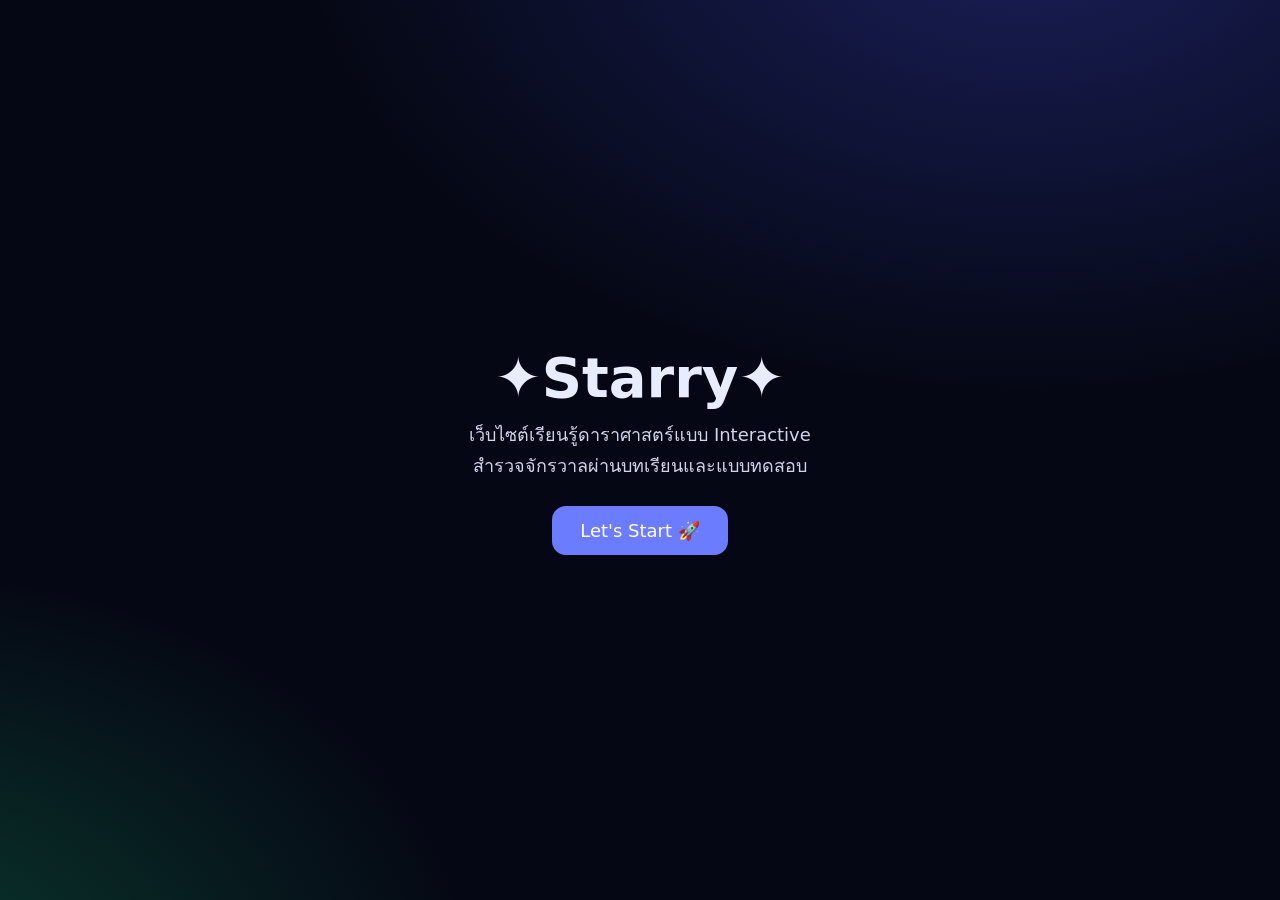
<file: index.html>
<!doctype html>
<html lang="th">
  <head>
    <meta charset="UTF-8" />
    <meta
      name="viewport"
      content="width=device-width, initial-scale=1, maximum-scale=1, user-scalable=no"
    />
    <title>Starry</title>
    <link rel="stylesheet" href="style.css" />
    <link rel="stylesheet" href="page.css" />
  </head>

  <body>
    <div class="box">
      <h1 class="logo">✦Starry✦</h1>

      <p class="desc">
        เว็บไซต์เรียนรู้ดาราศาสตร์แบบ Interactive<br />
        สำรวจจักรวาลผ่านบทเรียนและแบบทดสอบ
      </p>

      <a href="course.html" class="btn-start">Let's Start 🚀</a>
    </div>
  </body>
</html>
</file>
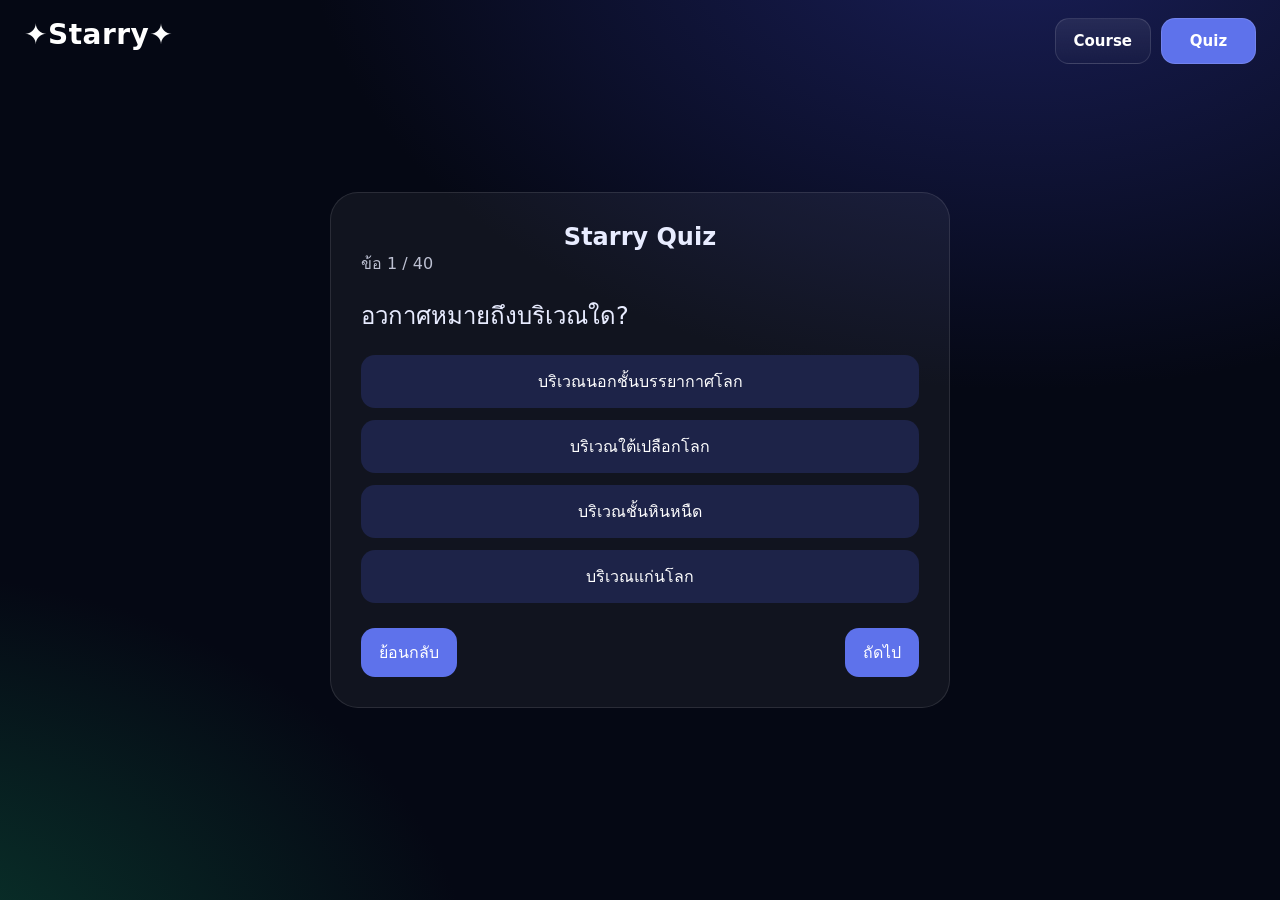
<file: quiz.html>
<!doctype html>
<html lang="th">
  <head>
    <meta charset="UTF-8" />
    <meta
      name="viewport"
      content="width=device-width, initial-scale=1, maximum-scale=1, user-scalable=no"
    />
    <title>Starry Quiz</title>
    <link rel="stylesheet" href="style.css" />
    <link rel="stylesheet" href="page.css" />
  </head>
  <body>
    <a href="index.html" class="brand">✦Starry✦</a>

    <div class="top-right">
      <a href="course.html" class="nav-top">Course</a>
      <a href="quiz.html" class="nav-top active">Quiz</a>
    </div>
    <section class="view">
      <div class="card" id="app"></div>
    </section>
    <script>
      const quiz = [
        {
          q: "อวกาศหมายถึงบริเวณใด?",
          a: [
            "บริเวณนอกชั้นบรรยากาศโลก",
            "บริเวณใต้เปลือกโลก",
            "บริเวณชั้นหินหนืด",
            "บริเวณแก่นโลก",
          ],
          c: 0,
        },
        {
          q: "สภาพของอวกาศใกล้เคียงข้อใดมากที่สุด?",
          a: ["สุญญากาศ", "ของเหลว", "บรรยากาศหนาแน่น", "ไอน้ำร้อน"],
          c: 0,
        },
        {
          q: "เหตุใดเสียงจึงเดินทางในอวกาศได้ยาก?",
          a: [
            "ไม่มีตัวกลางเพียงพอ",
            "ไม่มีแรงโน้มถ่วง",
            "มีแสงน้อยเกินไป",
            "มีอุณหภูมิสูงเกินไป",
          ],
          c: 0,
        },
        {
          q: "มนุษย์จำเป็นต้องใช้อุปกรณ์ใดเมื่อปฏิบัติงานในอวกาศ?",
          a: ["ชุดอวกาศ", "เสื้อชูชีพ", "หน้ากากดำน้ำ", "เสื้อกันฝน"],
          c: 0,
        },

        {
          q: "เอกภพหมายถึงข้อใด?",
          a: [
            "เฉพาะโลกและดวงจันทร์",
            "ทุกสิ่งทุกอย่างที่มีอยู่",
            "เฉพาะระบบสุริยะ",
            "เฉพาะกาแล็กซี",
          ],
          c: 1,
        },
        {
          q: "ทฤษฎีที่ได้รับการยอมรับในการอธิบายกำเนิดเอกภพคือข้อใด?",
          a: [
            "ทฤษฎีบิกแบง",
            "ทฤษฎีโลกแบน",
            "ทฤษฎีแรงดันโลก",
            "ทฤษฎีดวงอาทิตย์คงที่",
          ],
          c: 0,
        },
        {
          q: "หลักฐานสำคัญที่สนับสนุนทฤษฎีบิกแบงคือข้อใด?",
          a: [
            "การขยายตัวของเอกภพ",
            "โลกหมุนรอบตัวเอง",
            "ดวงจันทร์โคจรรอบโลก",
            "ฤดูกาลเปลี่ยนแปลง",
          ],
          c: 0,
        },
        {
          q: "อายุของเอกภพในปัจจุบันประมาณเท่าใด?",
          a: ["4,600 ล้านปี", "13,800 ล้านปี", "1 ล้านปี", "100 ล้านปี"],
          c: 1,
        },

        {
          q: "กาแล็กซีคืออะไร?",
          a: [
            "ระบบที่ประกอบด้วยดาวฤกษ์ เนบิวลา และสสารระหว่างดาว",
            "ดาวเคราะห์ขนาดใหญ่",
            "กลุ่มดาวที่มองเห็นจากโลกเท่านั้น",
            "หลุมดำขนาดยักษ์",
          ],
          c: 0,
        },
        {
          q: "ระบบสุริยะอยู่ในกาแล็กซีใด?",
          a: ["แอนโดรเมดา", "ทางช้างเผือก", "แมกเจลแลนใหญ่", "สามเหลี่ยม"],
          c: 1,
        },
        {
          q: "กาแล็กซีทางช้างเผือกจัดเป็นกาแล็กซีชนิดใด?",
          a: ["กังหันมีคาน", "วงรี", "ไร้รูปแบบ", "ทรงกลม"],
          c: 0,
        },
        {
          q: "เมื่อมองจากโลก ทางช้างเผือกมีลักษณะอย่างไร?",
          a: [
            "แถบฝ้าสีขาวจางพาดบนท้องฟ้า",
            "วงแหวนสีแดงรอบโลก",
            "จุดสว่างดวงเดียว",
            "เมฆดำทึบ",
          ],
          c: 0,
        },

        {
          q: "ระบบสุริยะมีวัตถุใดเป็นศูนย์กลาง?",
          a: ["โลก", "ดวงอาทิตย์", "ดาวพฤหัสบดี", "ดวงจันทร์"],
          c: 1,
        },
        {
          q: "ระบบสุริยะเกิดขึ้นเมื่อประมาณเท่าใด?",
          a: ["13,800 ล้านปี", "4,600 ล้านปี", "500 ล้านปี", "10,000 ปี"],
          c: 1,
        },
        {
          q: "ดาวเคราะห์ในระบบสุริยะมีทั้งหมดกี่ดวง?",
          a: ["7 ดวง", "8 ดวง", "9 ดวง", "10 ดวง"],
          c: 1,
        },
        {
          q: "ข้อใดเป็นสมาชิกของระบบสุริยะ?",
          a: ["ดาวหาง", "กาแล็กซีอื่น", "เนบิวลาทุกแห่ง", "กระจุกกาแล็กซี"],
          c: 0,
        },

        {
          q: "ดาวเคราะห์ดวงใดอยู่ใกล้ดวงอาทิตย์มากที่สุด?",
          a: ["ดาวศุกร์", "ดาวพุธ", "โลก", "ดาวอังคาร"],
          c: 1,
        },
        {
          q: "ดาวเคราะห์ดวงใดมีขนาดใหญ่ที่สุดในระบบสุริยะ?",
          a: ["ดาวเสาร์", "ดาวพฤหัสบดี", "ดาวยูเรนัส", "โลก"],
          c: 1,
        },
        {
          q: "ดาวเคราะห์สีแดงคือข้อใด?",
          a: ["ดาวพุธ", "ดาวอังคาร", "ดาวศุกร์", "ดาวเนปจูน"],
          c: 1,
        },
        {
          q: "โลกเป็นดาวเคราะห์ลำดับที่เท่าใดจากดวงอาทิตย์?",
          a: ["ลำดับที่ 2", "ลำดับที่ 3", "ลำดับที่ 4", "ลำดับที่ 5"],
          c: 1,
        },

        {
          q: "ดาวเคราะห์ดวงใดมีวงแหวนเด่นชัดที่สุด?",
          a: ["ดาวเสาร์", "ดาวอังคาร", "โลก", "ดาวพุธ"],
          c: 0,
        },
        {
          q: "ข้อใดเป็นดาวเคราะห์ชั้นใน?",
          a: ["โลก", "ดาวพฤหัสบดี", "ดาวเสาร์", "ดาวเนปจูน"],
          c: 0,
        },
        {
          q: "ข้อใดเป็นดาวเคราะห์ชั้นนอก?",
          a: ["ดาวศุกร์", "ดาวอังคาร", "ดาวพฤหัสบดี", "โลก"],
          c: 2,
        },
        {
          q: "ดาวเคราะห์ชั้นนอกส่วนใหญ่มีลักษณะอย่างไร?",
          a: [
            "เป็นดาวเคราะห์แก๊สหรือยักษ์น้ำแข็ง",
            "เป็นดาวเคราะห์หินทั้งหมด",
            "ไม่มีดวงจันทร์",
            "ไม่มีแรงโน้มถ่วง",
          ],
          c: 0,
        },

        {
          q: "ดวงอาทิตย์จัดเป็นวัตถุประเภทใด?",
          a: ["ดาวเคราะห์", "ดาวฤกษ์", "ดาวเคราะห์แคระ", "เนบิวลา"],
          c: 1,
        },
        {
          q: "ดาวฤกษ์แตกต่างจากดาวเคราะห์อย่างไร?",
          a: [
            "ดาวฤกษ์เปล่งพลังงานได้เอง",
            "ดาวฤกษ์ไม่มีมวล",
            "ดาวฤกษ์ไม่มีแรงโน้มถ่วง",
            "ดาวฤกษ์โคจรรอบโลก",
          ],
          c: 0,
        },
        {
          q: "พลังงานของดาวฤกษ์เกิดจากกระบวนการใด?",
          a: [
            "นิวเคลียร์ฟิวชัน",
            "การเผาไหม้ถ่านหิน",
            "การสะท้อนแสง",
            "แรงเสียดทาน",
          ],
          c: 0,
        },
        {
          q: "สีของดาวฤกษ์สัมพันธ์กับสิ่งใดมากที่สุด?",
          a: [
            "อุณหภูมิผิว",
            "จำนวนดวงจันทร์",
            "ขนาดของวงโคจร",
            "ระยะห่างจากโลก",
          ],
          c: 0,
        },

        {
          q: "เนบิวลาคืออะไร?",
          a: [
            "กลุ่มก๊าซและฝุ่นในอวกาศ",
            "ดาวเคราะห์เกิดใหม่",
            "หลุมดำขนาดเล็ก",
            "ชั้นบรรยากาศโลก",
          ],
          c: 0,
        },
        {
          q: "เนบิวลามีความสำคัญอย่างไร?",
          a: [
            "เป็นแหล่งกำเนิดดาวฤกษ์",
            "เป็นศูนย์กลางทุกกาแล็กซี",
            "เป็นแหล่งกำเนิดมหาสมุทร",
            "เป็นต้นกำเนิดแรงโน้มถ่วงโลก",
          ],
          c: 0,
        },
        {
          q: "โปรโตสตาร์หมายถึงข้อใด?",
          a: [
            "ดาวฤกษ์ก่อนเข้าสู่ระยะสมบูรณ์",
            "ดาวฤกษ์ที่ดับแล้ว",
            "ดาวเคราะห์แคระ",
            "ดาวคู่",
          ],
          c: 0,
        },
        {
          q: "ดวงอาทิตย์อยู่ในช่วงใดของวงจรชีวิตดาวฤกษ์?",
          a: ["ดาวฤกษ์ลำดับหลัก", "ดาวยักษ์แดง", "ดาวแคระขาว", "ซูเปอร์โนวา"],
          c: 0,
        },

        {
          q: "หลุมดำคืออะไร?",
          a: [
            "วัตถุที่มีแรงโน้มถ่วงสูงมาก",
            "โพรงอากาศในอวกาศ",
            "ดาวเคราะห์ที่ไร้แสง",
            "กลุ่มฝุ่นเย็น",
          ],
          c: 0,
        },
        {
          q: "บริเวณรอบหลุมดำที่แม้แสงก็หลุดออกมาไม่ได้เรียกว่าอะไร?",
          a: ["ขอบฟ้าเหตุการณ์", "ชั้นโอโซน", "เขตวงแหวน", "แกนกาแล็กซี"],
          c: 0,
        },
        {
          q: "หลุมดำจำนวนมากเกิดจากเหตุการณ์ใด?",
          a: [
            "ดาวฤกษ์มวลมากยุบตัว",
            "ดาวหางละลาย",
            "โลกชนดวงจันทร์",
            "เนบิวลาหายไป",
          ],
          c: 0,
        },
        {
          q: "นักวิทยาศาสตร์มักศึกษาหลุมดำจากสิ่งใด?",
          a: [
            "ผลกระทบต่อวัตถุรอบข้าง",
            "การมองเห็นพื้นผิวโดยตรง",
            "เสียงระเบิด",
            "สีของพื้นผิว",
          ],
          c: 0,
        },

        {
          q: "ข้อใดเป็นประโยชน์สำคัญของดาวเทียม?",
          a: [
            "การสื่อสารและพยากรณ์อากาศ",
            "เพิ่มออกซิเจนให้โลก",
            "สร้างภูเขาไฟ",
            "เพิ่มแรงโน้มถ่วงโลก",
          ],
          c: 0,
        },
        {
          q: "พาหนะที่ใช้ส่งวัตถุสู่อวกาศคืออะไร?",
          a: ["จรวด", "เรือดำน้ำ", "รถไฟ", "บอลลูนอากาศร้อน"],
          c: 0,
        },
        {
          q: "ISS ย่อมาจากข้อใด?",
          a: [
            "สถานีอวกาศนานาชาติ",
            "ระบบดาวเทียมสากล",
            "ศูนย์สำรวจสุริยะ",
            "ยานอวกาศอัจฉริยะ",
          ],
          c: 0,
        },
        {
          q: "นักบินอวกาศคือบุคคลประเภทใด?",
          a: [
            "ผู้ได้รับการฝึกเพื่อปฏิบัติงานในอวกาศ",
            "ผู้ควบคุมสภาพอากาศ",
            "ผู้สร้างดาวเทียมเท่านั้น",
            "ผู้ศึกษาแร่ใต้ดิน",
          ],
          c: 0,
        },
      ];

      let current = 0;
      let userAns = new Array(quiz.length).fill(null);

      function render() {
        const app = document.getElementById("app");

        if (current === quiz.length) {
          let score = 0;
          for (let i = 0; i < quiz.length; i++) {
            if (userAns[i] === quiz[i].c) score++;
          }

          app.innerHTML = `
<div class="result">
<h1>✨ เสร็จแล้ว ✨</h1>
คะแนน ${score} / ${quiz.length}<br>
${
  score <= 10
    ? "เริ่มต้นได้ดี ยังไปต่อได้อีก 🚀"
    : score <= 20
      ? "มาถูกทางแล้ว พยายามต่อนะ 🌟"
      : score <= 30
        ? "เก่งมาก ความรู้แน่นขึ้นแล้ว 🔥"
        : "สุดยอดมาก ทำได้ดีเยี่ยม 👑"
}<br><br>
<a href="course.html" style="color:#8ea2ff">กลับไปเรียน</a>
</div>
`;
          return;
        }

        const item = quiz[current];

        app.innerHTML = `
<h1>Starry Quiz</h1>
<div class="progress">ข้อ ${current + 1} / ${quiz.length}</div>
<div class="question">${item.q}</div>

<div class="answers">
${item.a
  .map(
    (choice, i) =>
      `<button class="${userAns[current] === i ? "selected" : ""}"
onclick="selectAns(${i})">${choice}</button>`,
  )
  .join("")}
</div>

<div class="nav">
<button onclick="prevQ()">ย้อนกลับ</button>
<button onclick="nextQ()">ถัดไป</button>
</div>
`;
      }

      function selectAns(i) {
        userAns[current] = i;
        render();
      }

      function nextQ() {
        current++;
        render();
      }

      function prevQ() {
        if (current > 0) current--;
        render();
      }

      render();
    </script>
  </body>
</html>
</file>
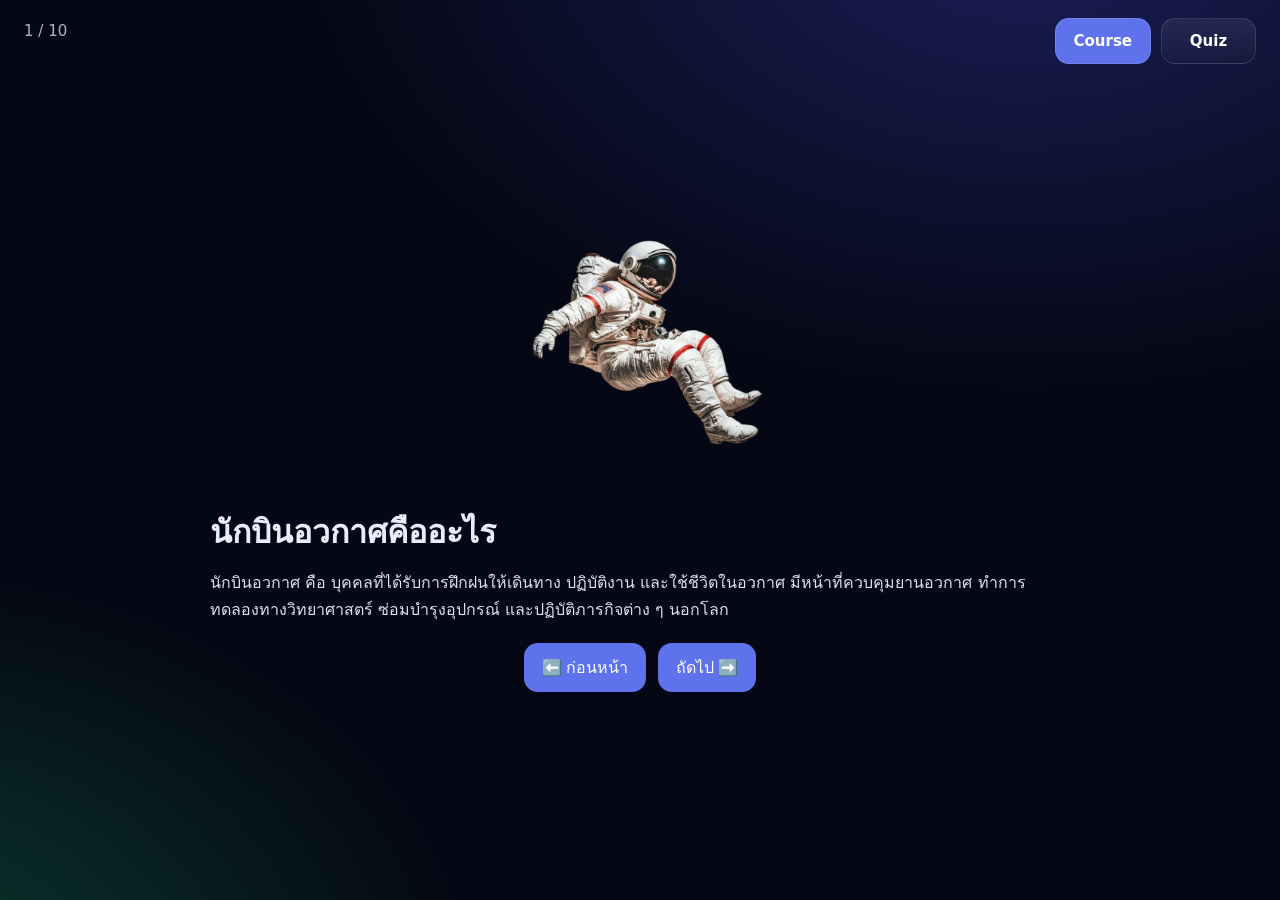
<file: pages/astronaut.html>
<!doctype html>
<html lang="th">
  <head>
    <meta charset="UTF-8" />
    <meta
      name="viewport"
      content="width=device-width, initial-scale=1, maximum-scale=1, user-scalable=no"
    />
    <title>Starry - นักบินอวกาศ</title>
    <link rel="stylesheet" href="../style.css" />
    <link rel="stylesheet" href="../lesson.css" />
  </head>

  <body>
    <div class="progress" id="progress">1 / 4</div>

    <div class="top-right">
      <a href="../course.html" class="nav-top active">Course</a>
      <a href="../quiz.html" class="nav-top">Quiz</a>
    </div>

    <section class="wrap">
      <div class="lesson-card" id="card">
        <div class="image-box">
          <img id="img" src="../assets/astronaut.png" />
        </div>

        <h1 id="title">นักบินอวกาศคืออะไร</h1>

        <p id="desc">
          นักบินอวกาศ คือ บุคคลที่ได้รับการฝึกฝนให้เดินทาง ปฏิบัติงาน
          และใช้ชีวิตในอวกาศ มีหน้าที่ควบคุมยานอวกาศ ทำการทดลองทางวิทยาศาสตร์
          ซ่อมบำรุงอุปกรณ์ และปฏิบัติภารกิจต่าง ๆ นอกโลก
        </p>
      </div>

      <div class="nav">
        <button onclick="prevSlide()">⬅️ ก่อนหน้า</button>
        <button onclick="nextSlide()">ถัดไป ➡️</button>
      </div>
    </section>

    <script>
      const slides = [
        {
          title: "นักบินอวกาศคืออะไร",
          img: "../assets/astronaut.png",
          desc: "นักบินอวกาศ คือ บุคคลที่ได้รับการฝึกฝนให้เดินทาง ปฏิบัติงาน และใช้ชีวิตในอวกาศ มีหน้าที่ควบคุมยานอวกาศ ทำการทดลองทางวิทยาศาสตร์ ซ่อมบำรุงอุปกรณ์ และปฏิบัติภารกิจต่าง ๆ นอกโลก",
        },
        {
          title: "คุณสมบัติของนักบินอวกาศ",
          img: "../assets/astronaut.png",
          desc: "ผู้ที่จะเป็นนักบินอวกาศต้องมีสุขภาพแข็งแรง มีความรู้ด้านวิทยาศาสตร์ วิศวกรรม หรือการบิน สามารถทำงานเป็นทีมได้ดี มีวินัยสูง และรับมือกับสถานการณ์กดดันได้",
        },
        {
          title: "การฝึกฝนก่อนขึ้นสู่อวกาศ",
          img: "../assets/astronaut.png",
          desc: "นักบินอวกาศต้องผ่านการฝึกอย่างหนัก เช่น ฝึกสภาพไร้น้ำหนัก ฝึกเอาตัวรอด ฝึกใช้อุปกรณ์ ฝึกจำลองภารกิจ และเรียนรู้ระบบต่าง ๆ ของยานอวกาศ เพื่อเตรียมพร้อมสำหรับสถานการณ์จริง",
        },
        {
          title: "การใช้ชีวิตในอวกาศ",
          img: "../assets/astronaut2.png",
          desc: "การใช้ชีวิตในอวกาศแตกต่างจากบนโลกมาก เพราะอยู่ในสภาวะไร้น้ำหนัก การกินอาหาร การนอน การอาบน้ำ และการเคลื่อนไหวต้องใช้วิธีเฉพาะ นักบินอวกาศต้องออกกำลังกายสม่ำเสมอเพื่อลดผลกระทบต่อร่างกาย",
        },
        {
          title: "หน้าที่บนสถานีอวกาศ",
          img: "../assets/astronaut2.png",
          desc: "นักบินอวกาศบนสถานีอวกาศมีหน้าที่ดูแลระบบต่าง ๆ ทำการทดลองทางวิทยาศาสตร์ สังเกตโลกจากอวกาศ ซ่อมแซมอุปกรณ์ และประสานงานกับศูนย์ควบคุมภาคพื้นดิน",
        },
        {
          title: "การเดินอวกาศ",
          img: "../assets/astronaut2.png",
          desc: "บางภารกิจนักบินอวกาศต้องออกไปทำงานนอกยานหรือสถานีอวกาศ เรียกว่า การเดินอวกาศ หรือ Spacewalk โดยสวมชุดอวกาศพิเศษที่ช่วยป้องกันสุญญากาศ อุณหภูมิรุนแรง และรังสี",
        },
        {
          title: "ผลกระทบต่อร่างกาย",
          img: "../assets/astronaut3.png",
          desc: "การอยู่ในอวกาศเป็นเวลานานอาจทำให้กล้ามเนื้ออ่อนแรง กระดูกสูญเสียมวล การทรงตัวเปลี่ยนแปลง และมีผลต่อระบบไหลเวียนเลือด นักบินอวกาศจึงต้องดูแลสุขภาพอย่างเข้มงวด",
        },
        {
          title: "นักบินอวกาศคนสำคัญ",
          img: "../assets/neil.png",
          desc: "ตลอดประวัติศาสตร์มีนักบินอวกาศหลายคนที่สร้างความก้าวหน้า เช่น ยูริ กาการิน มนุษย์คนแรกในอวกาศ และนีล อาร์มสตรอง มนุษย์คนแรกที่เหยียบดวงจันทร์",
        },
        {
          title: "อนาคตของนักบินอวกาศ",
          img: "../assets/astronaut3.png",
          desc: "ในอนาคตนักบินอวกาศอาจมีบทบาทในการตั้งฐานบนดวงจันทร์ เดินทางสู่ดาวอังคาร และทำภารกิจสำรวจอวกาศระยะไกล รวมถึงทำงานร่วมกับเทคโนโลยีหุ่นยนต์ขั้นสูง",
        },
        {
          title: "แรงบันดาลใจจากนักบินอวกาศ",
          img: "../assets/astronaut4.png",
          desc: "นักบินอวกาศเป็นสัญลักษณ์ของความกล้าหาญ ความพยายาม และความอยากรู้อยากเห็นของมนุษย์ ช่วยสร้างแรงบันดาลใจให้คนรุ่นใหม่สนใจวิทยาศาสตร์ เทคโนโลยี และการสำรวจโลกกับจักรวาล",
        },
      ];

      let index = 0;

      function render() {
        document.getElementById("title").innerText = slides[index].title;
        document.getElementById("desc").innerText = slides[index].desc;
        document.getElementById("img").src = slides[index].img;
        document.getElementById("progress").innerText =
          index + 1 + " / " + slides.length;

        const nextBtn = document.querySelectorAll(".nav button")[1];

        if (index === slides.length - 1) {
          nextBtn.innerText = "กลับหน้า Course";
        } else {
          nextBtn.innerText = "ถัดไป ➡️";
        }
      }

      function nextSlide() {
        if (index < slides.length - 1) {
          index++;
          render();
        } else {
          window.location.href = "../course.html";
        }
      }

      function prevSlide() {
        if (index > 0) {
          index--;
          render();
        }
      }

      render();
    </script>
  </body>
</html>
</file>
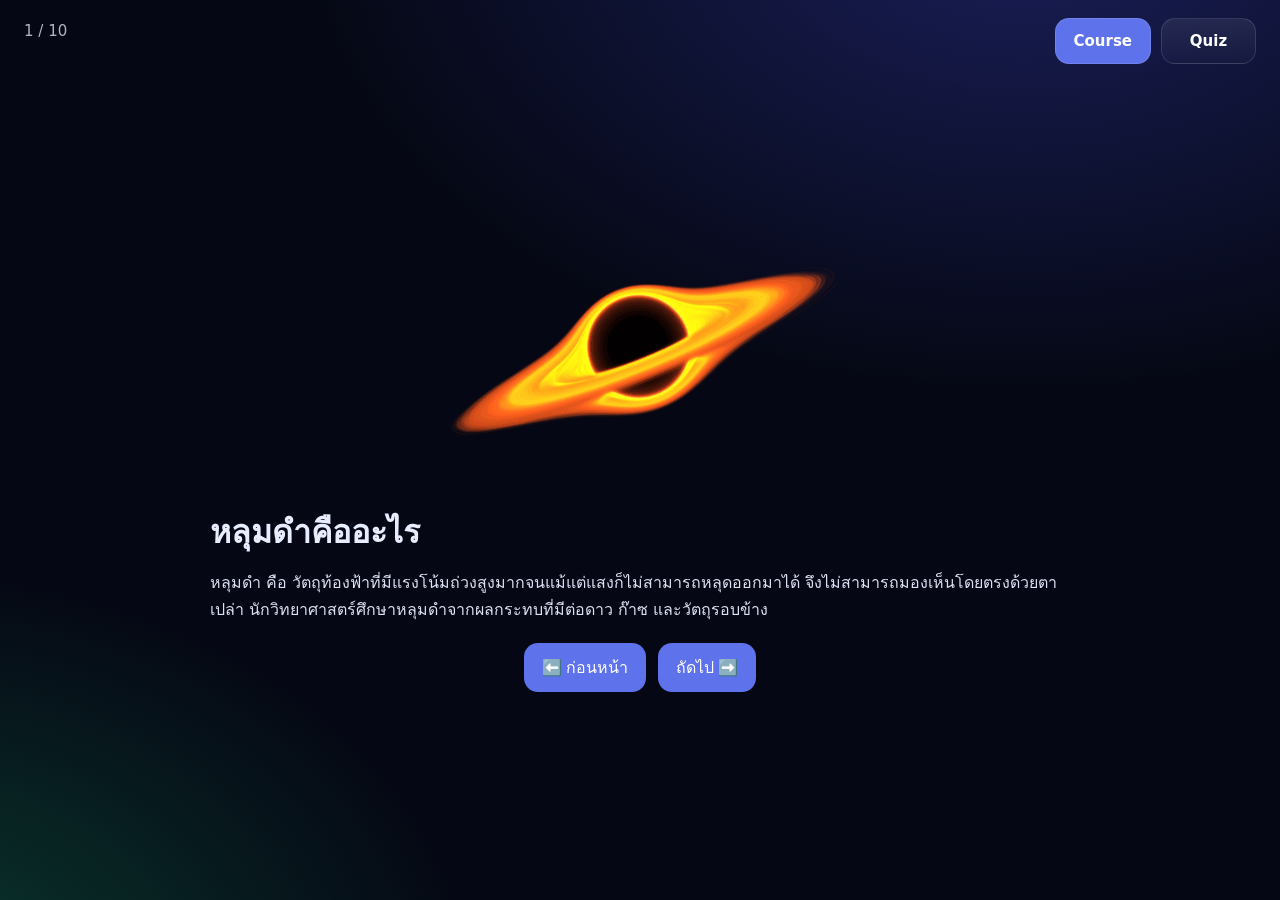
<file: pages/blackhole.html>
<!doctype html>
<html lang="th">
  <head>
    <meta charset="UTF-8" />
    <meta
      name="viewport"
      content="width=device-width, initial-scale=1, maximum-scale=1, user-scalable=no"
    />
    <title>Starry - หลุมดำ</title>
    <link rel="stylesheet" href="../style.css" />
    <link rel="stylesheet" href="../lesson.css" />
  </head>

  <body>
    <div class="progress" id="progress">1 / 4</div>

    <div class="top-right">
      <a href="../course.html" class="nav-top active">Course</a>
      <a href="../quiz.html" class="nav-top">Quiz</a>
    </div>

    <section class="wrap">
      <div class="lesson-card" id="card">
        <div class="image-box">
          <img id="img" src="../assets/blackhole.png" />
        </div>

        <h1 id="title">หลุมดำคืออะไร</h1>

        <p id="desc">
          หลุมดำ คือ
          วัตถุท้องฟ้าที่มีแรงโน้มถ่วงสูงมากจนแม้แต่แสงก็ไม่สามารถหลุดออกมาได้
          จึงไม่สามารถมองเห็นโดยตรงด้วยตาเปล่า
          นักวิทยาศาสตร์ศึกษาหลุมดำจากผลกระทบที่มีต่อดาว ก๊าซ และวัตถุรอบข้าง
        </p>
      </div>

      <div class="nav">
        <button onclick="prevSlide()">⬅️ ก่อนหน้า</button>
        <button onclick="nextSlide()">ถัดไป ➡️</button>
      </div>
    </section>

    <script>
      const slides = [
        {
          title: "หลุมดำคืออะไร",
          img: "../assets/blackhole.png",
          desc: "หลุมดำ คือ วัตถุท้องฟ้าที่มีแรงโน้มถ่วงสูงมากจนแม้แต่แสงก็ไม่สามารถหลุดออกมาได้ จึงไม่สามารถมองเห็นโดยตรงด้วยตาเปล่า นักวิทยาศาสตร์ศึกษาหลุมดำจากผลกระทบที่มีต่อดาว ก๊าซ และวัตถุรอบข้าง",
        },
        {
          title: "การเกิดหลุมดำ",
          img: "../assets/blackhole.png",
          desc: "หลุมดำส่วนใหญ่เกิดจากดาวฤกษ์มวลมากเมื่อสิ้นอายุขัย หลังจากเกิดการระเบิดซูเปอร์โนวา แกนกลางของดาวจะยุบตัวลงอย่างรุนแรง หากมวลมากพอจะกลายเป็นหลุมดำ",
        },
        {
          title: "แรงโน้มถ่วงของหลุมดำ",
          img: "../assets/blackhole.png",
          desc: "หลุมดำมีแรงโน้มถ่วงสูงมาก เพราะมวลจำนวนมากถูกรวมอยู่ในพื้นที่ขนาดเล็ก วัตถุที่เข้าใกล้มากเกินไปจะถูกดึงดูดอย่างรุนแรง และอาจไม่สามารถหลุดออกมาได้",
        },
        {
          title: "ขอบฟ้าเหตุการณ์",
          img: "../assets/blackhole2.png",
          desc: "บริเวณรอบหลุมดำที่เมื่อผ่านเข้าไปแล้วจะไม่สามารถกลับออกมาได้ เรียกว่า ขอบฟ้าเหตุการณ์ หรือ Event Horizon เป็นเส้นแบ่งสำคัญระหว่างพื้นที่ภายนอกกับบริเวณที่แสงหนีไม่พ้น",
        },
        {
          title: "จานพอกพูนมวล",
          img: "../assets/blackhole2.png",
          desc: "ก๊าซและฝุ่นที่โคจรรอบหลุมดำจะถูกดึงดูดให้หมุนวนด้วยความเร็วสูง เกิดเป็นจานร้อนสว่างรอบหลุมดำ เรียกว่า จานพอกพูนมวล ซึ่งปล่อยพลังงานรุนแรงออกมา",
        },
        {
          title: "ประเภทของหลุมดำ",
          img: "../assets/blackhole3.png",
          desc: "หลุมดำแบ่งได้หลายประเภท เช่น หลุมดำมวลดาวฤกษ์ที่เกิดจากดาวมวลมาก และหลุมดำมวลยิ่งยวดที่อยู่ใจกลางกาแล็กซีหลายแห่ง รวมถึงกาแล็กซีทางช้างเผือกของเรา",
        },
        {
          title: "หลุมดำใจกลางทางช้างเผือก",
          img: "../assets/blackhole.png",
          desc: "นักดาราศาสตร์พบว่าบริเวณใจกลางกาแล็กซีทางช้างเผือกมีหลุมดำมวลยิ่งยวดชื่อ Sagittarius A* มีมวลมากกว่าดวงอาทิตย์หลายล้านเท่า และมีบทบาทต่อการเคลื่อนที่ของดาวบริเวณศูนย์กลางกาแล็กซี",
        },
        {
          title: "การค้นพบหลุมดำ",
          img: "../assets/blackhole.png",
          desc: "แม้มองไม่เห็นหลุมดำโดยตรง แต่นักวิทยาศาสตร์ตรวจพบจากการโคจรของดาวรอบ ๆ การแผ่รังสีจากจานพอกพูนมวล และคลื่นความโน้มถ่วงจากการรวมตัวของหลุมดำ",
        },
        {
          title: "ภาพหลุมดำภาพแรก",
          img: "../assets/blackhole4.png",
          desc: "ในปี ค.ศ. 2019 โครงการ Event Horizon Telescope เผยภาพเงาของหลุมดำเป็นครั้งแรก จากหลุมดำใจกลางกาแล็กซี M87 ถือเป็นก้าวสำคัญของดาราศาสตร์สมัยใหม่",
        },
        {
          title: "ความสำคัญของการศึกษาหลุมดำ",
          img: "../assets/blackhole.png",
          desc: "การศึกษาหลุมดำช่วยให้มนุษย์เข้าใจแรงโน้มถ่วงขั้นรุนแรง โครงสร้างของกาลอวกาศ การกำเนิดกาแล็กซี และทฤษฎีฟิสิกส์พื้นฐานของเอกภพ",
        },
      ];

      let index = 0;

      function render() {
        document.getElementById("title").innerText = slides[index].title;
        document.getElementById("desc").innerText = slides[index].desc;
        document.getElementById("img").src = slides[index].img;
        document.getElementById("progress").innerText =
          index + 1 + " / " + slides.length;

        const nextBtn = document.querySelectorAll(".nav button")[1];

        if (index === slides.length - 1) {
          nextBtn.innerText = "กลับหน้า Course";
        } else {
          nextBtn.innerText = "ถัดไป ➡️";
        }
      }

      function nextSlide() {
        if (index < slides.length - 1) {
          index++;
          render();
        } else {
          window.location.href = "../course.html";
        }
      }

      function prevSlide() {
        if (index > 0) {
          index--;
          render();
        }
      }

      render();
    </script>
  </body>
</html>
</file>
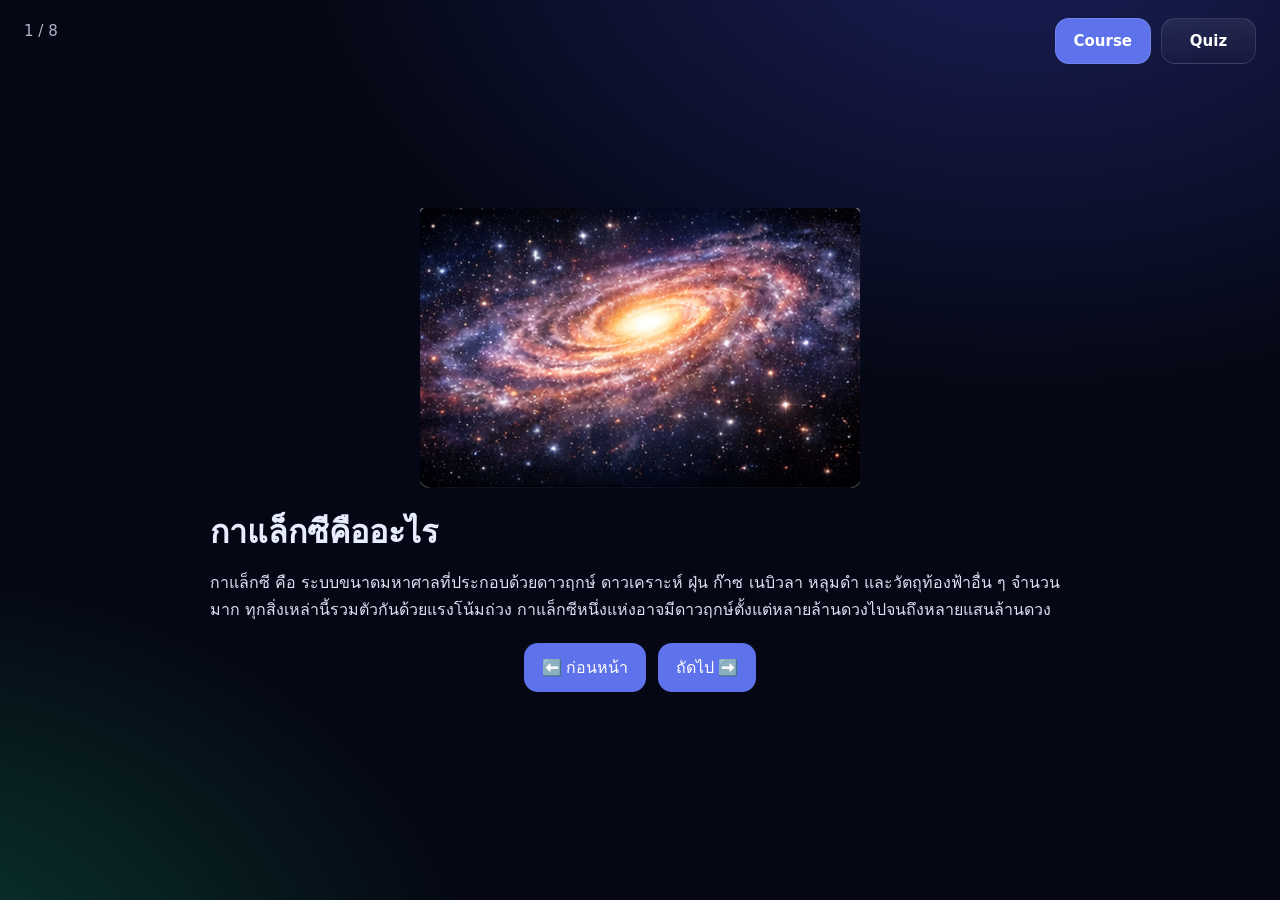
<file: pages/galaxy.html>
<!doctype html>
<html lang="th">
  <head>
    <meta charset="UTF-8" />
    <meta
      name="viewport"
      content="width=device-width, initial-scale=1, maximum-scale=1, user-scalable=no"
    />
    <title>Starry - กาแล็กซี</title>
    <link rel="stylesheet" href="../style.css" />
    <link rel="stylesheet" href="../lesson.css" />
  </head>

  <body>
    <div class="progress" id="progress">1 / 4</div>

    <div class="top-right">
      <a href="../course.html" class="nav-top active">Course</a>
      <a href="../quiz.html" class="nav-top">Quiz</a>
    </div>

    <section class="wrap">
      <div class="lesson-card" id="card">
        <div class="image-box">
          <img id="img" src="../assets/galaxy.png" />
        </div>

        <h1 id="title">กาแล็กซีคืออะไร</h1>

        <p id="desc">
          กาแล็กซี คือ ระบบขนาดมหาศาลที่ประกอบด้วยดาวฤกษ์ ดาวเคราะห์ ฝุ่น ก๊าซ
          เนบิวลา หลุมดำ และวัตถุท้องฟ้าอื่น ๆ จำนวนมาก
          ทุกสิ่งเหล่านี้รวมตัวกันด้วยแรงโน้มถ่วง
          กาแล็กซีหนึ่งแห่งอาจมีดาวฤกษ์ตั้งแต่หลายล้านดวงไปจนถึงหลายแสนล้านดวง
        </p>
      </div>

      <div class="nav">
        <button onclick="prevSlide()">⬅️ ก่อนหน้า</button>
        <button onclick="nextSlide()">ถัดไป ➡️</button>
      </div>
    </section>

    <script>
      const slides = [
        {
          title: "กาแล็กซีคืออะไร",
          img: "../assets/galaxy.png",
          desc: "กาแล็กซี คือ ระบบขนาดมหาศาลที่ประกอบด้วยดาวฤกษ์ ดาวเคราะห์ ฝุ่น ก๊าซ เนบิวลา หลุมดำ และวัตถุท้องฟ้าอื่น ๆ จำนวนมาก ทุกสิ่งเหล่านี้รวมตัวกันด้วยแรงโน้มถ่วง กาแล็กซีหนึ่งแห่งอาจมีดาวฤกษ์ตั้งแต่หลายล้านดวงไปจนถึงหลายแสนล้านดวง",
        },
        {
          title: "โครงสร้างของกาแล็กซี",
          img: "../assets/galaxy.png",
          desc: "ภายในกาแล็กซีมีองค์ประกอบหลายส่วน เช่น แขนกังหัน จานกาแล็กซี แกนกลาง ฮาโล และกระจุกดาว บริเวณศูนย์กลางของกาแล็กซีหลายแห่งเชื่อว่ามีหลุมดำมวลยิ่งยวดอยู่ ซึ่งมีแรงโน้มถ่วงสูงมาก",
        },
        {
          title: "ประเภทของกาแล็กซี",
          img: "../assets/galaxy3.jpg",
          desc: "นักดาราศาสตร์แบ่งกาแล็กซีออกเป็นหลายประเภท ได้แก่ กาแล็กซีกังหัน มีส่วนป่องตรงกลางและแขนกังหันคล้ายกังหันลม มีดาวฤกษ์อายุน้อยและอุณหภูมิสูงจำนวนมาก กาแล็กซีวงรี ซึ่งมีรูปร่างค่อนข้างกลมรี กาแล็กซีกังหันมีคาน มีลักษณะคล้ายกาแล็กซีกังหัน แต่มีคานตรงกลางแล้วจึงมีแขนกังหันยื่นออกมา ทางช้างเผือกจัดเป็นประเภทนี้ และกาแล็กซีไร้รูปทรง ซึ่งมีรูปร่างผิดแปลกจากแรงโน้มถ่วงหรือการชนกันของกาแล็กซี",
        },
        {
          title: "กาแล็กซีทางช้างเผือก",
          img: "../assets/glaxy2.png",
          desc: "โลกและระบบสุริยะของเราอยู่ภายในกาแล็กซีทางช้างเผือก หรือ Milky Way ซึ่งเป็นกาแล็กซีกังหันขนาดใหญ่ มีดาวฤกษ์หลายแสนล้านดวง ระบบสุริยะอยู่บริเวณแขนกังหันด้านหนึ่ง ห่างจากศูนย์กลางหลายหมื่นปีแสง",
        },
        {
          title: "จำนวนกาแล็กซีในเอกภพ",
          img: "../assets/galaxy4.png",
          desc: "เอกภพมีจำนวนกาแล็กซีมหาศาล จากการสำรวจด้วยกล้องโทรทรรศน์สมัยใหม่ คาดว่ามีกาแล็กซีมากกว่าหลายแสนล้านแห่ง แต่ละแห่งมีดาวฤกษ์และระบบดาวเคราะห์ของตนเอง",
        },
        {
          title: "การเคลื่อนที่ของกาแล็กซี",
          img: "../assets/galaxy5.png",
          desc: "กาแล็กซีไม่ได้หยุดนิ่ง แต่เคลื่อนที่อยู่ตลอดเวลา บางแห่งโคจรรอบกันเป็นกลุ่ม บางแห่งเคลื่อนที่ห่างออกจากกันตามการขยายตัวของเอกภพ และบางแห่งอาจชนหรือรวมตัวกันได้",
        },
        {
          title: "การชนกันของกาแล็กซี",
          img: "../assets/galaxy5.png",
          desc: "เมื่อกาแล็กซีเข้าใกล้กันมาก แรงโน้มถ่วงจะดึงดูดกันจนเกิดการบิดเบี้ยวของรูปร่าง ดาวฤกษ์และก๊าซอาจกระจายตัว และสุดท้ายอาจรวมกันเป็นกาแล็กซีใหม่ขนาดใหญ่กว่าเดิม",
        },
        {
          title: "ความสำคัญของการศึกษากาแล็กซี",
          img: "../assets/galaxy.png",
          desc: "การศึกษากาแล็กซีช่วยให้มนุษย์เข้าใจโครงสร้างของเอกภพ การกำเนิดดาวฤกษ์ การกระจายตัวของสสาร และวิวัฒนาการของจักรวาล รวมถึงช่วยค้นหาตำแหน่งของโลกในระบบอันกว้างใหญ่",
        },
      ];

      let index = 0;

      function render() {
        document.getElementById("title").innerText = slides[index].title;
        document.getElementById("desc").innerText = slides[index].desc;
        document.getElementById("img").src = slides[index].img;
        document.getElementById("progress").innerText =
          index + 1 + " / " + slides.length;

        const nextBtn = document.querySelectorAll(".nav button")[1];

        if (index === slides.length - 1) {
          nextBtn.innerText = "กลับหน้า Course";
        } else {
          nextBtn.innerText = "ถัดไป ➡️";
        }
      }

      function nextSlide() {
        if (index < slides.length - 1) {
          index++;
          render();
        } else {
          window.location.href = "../course.html";
        }
      }

      function prevSlide() {
        if (index > 0) {
          index--;
          render();
        }
      }

      render();
    </script>
  </body>
</html>
</file>
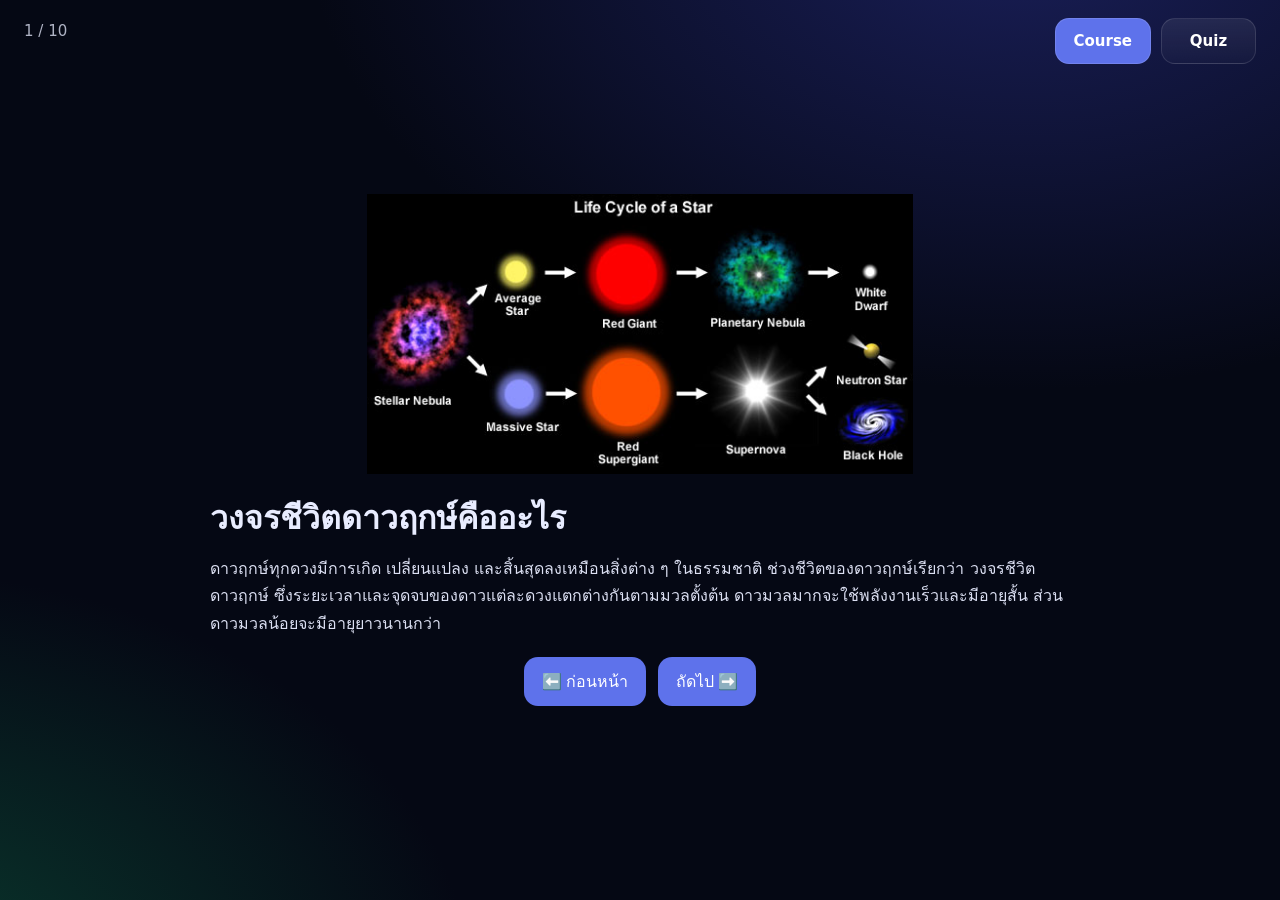
<file: pages/life-star.html>
<!doctype html>
<html lang="th">
  <head>
    <meta charset="UTF-8" />
    <meta
      name="viewport"
      content="width=device-width, initial-scale=1, maximum-scale=1, user-scalable=no"
    />
    <title>Starry - วงจรชีวิตดาวฤกษ์</title>
    <link rel="stylesheet" href="../style.css" />
    <link rel="stylesheet" href="../lesson.css" />
  </head>

  <body>
    <div class="progress" id="progress">1 / 4</div>

    <div class="top-right">
      <a href="../course.html" class="nav-top active">Course</a>
      <a href="../quiz.html" class="nav-top">Quiz</a>
    </div>

    <section class="wrap">
      <div class="lesson-card" id="card">
        <div class="image-box">
          <img id="img" src="../assets/starlife.png" />
        </div>

        <h1 id="title">วงจรชีวิตดาวฤกษ์คืออะไร</h1>

        <p id="desc">
          ดาวฤกษ์ทุกดวงมีการเกิด เปลี่ยนแปลง และสิ้นสุดลงเหมือนสิ่งต่าง ๆ
          ในธรรมชาติ ช่วงชีวิตของดาวฤกษ์เรียกว่า วงจรชีวิตดาวฤกษ์
          ซึ่งระยะเวลาและจุดจบของดาวแต่ละดวงแตกต่างกันตามมวลตั้งต้น
          ดาวมวลมากจะใช้พลังงานเร็วและมีอายุสั้น
          ส่วนดาวมวลน้อยจะมีอายุยาวนานกว่า
        </p>
      </div>

      <div class="nav">
        <button onclick="prevSlide()">⬅️ ก่อนหน้า</button>
        <button onclick="nextSlide()">ถัดไป ➡️</button>
      </div>
    </section>

    <script>
      const slides = [
        {
          title: "วงจรชีวิตดาวฤกษ์คืออะไร",
          img: "../assets/starlife.png",
          desc: "ดาวฤกษ์ทุกดวงมีการเกิด เปลี่ยนแปลง และสิ้นสุดลงเหมือนสิ่งต่าง ๆ ในธรรมชาติ ช่วงชีวิตของดาวฤกษ์เรียกว่า วงจรชีวิตดาวฤกษ์ ซึ่งระยะเวลาและจุดจบของดาวแต่ละดวงแตกต่างกันตามมวลตั้งต้น ดาวมวลมากจะใช้พลังงานเร็วและมีอายุสั้น ส่วนดาวมวลน้อยจะมีอายุยาวนานกว่า",
        },
        {
          title: "ระยะเริ่มต้น เนบิวลา",
          img: "../assets/nebular.png",
          desc: "จุดเริ่มต้นของดาวฤกษ์คือเนบิวลา ซึ่งเป็นกลุ่มก๊าซและฝุ่นขนาดใหญ่ในอวกาศ เมื่อสสารภายในเนบิวลาถูกรบกวนหรือรวมตัวกันด้วยแรงโน้มถ่วง จะเริ่มยุบตัวเข้าสู่ศูนย์กลางและกลายเป็นต้นกำเนิดของดาวดวงใหม่",
        },
        {
          title: "โปรโตสตาร์",
          img: "../assets/protostar.png",
          desc: "เมื่อก๊าซและฝุ่นยุบตัวมากขึ้น จะเกิดเป็นโปรโตสตาร์ หรือดาวก่อนกำเนิด อุณหภูมิภายในเพิ่มสูงขึ้นอย่างต่อเนื่อง แต่ยังไม่เกิดปฏิกิริยานิวเคลียร์เต็มรูปแบบ ระยะนี้ดาวยังคงสะสมมวลจากสสารรอบตัว",
        },
        {
          title: "ดาวฤกษ์ลำดับหลัก",
          img: "../assets/sun.png",
          desc: "เมื่อแกนกลางร้อนและหนาแน่นมากพอ ไฮโดรเจนจะหลอมรวมเป็นฮีเลียม เกิดพลังงานมหาศาล ดาวจะเข้าสู่ระยะดาวฤกษ์ลำดับหลัก ซึ่งเป็นช่วงที่เสถียรที่สุดและยาวนานที่สุด ดวงอาทิตย์ของเราอยู่ในระยะนี้",
        },
        {
          title: "เส้นทางของดาวมวลน้อย",
          img: "../assets/sun.png",
          desc: "ดาวที่มีมวลใกล้เคียงดวงอาทิตย์ เมื่อเชื้อเพลิงไฮโดรเจนเริ่มหมด แกนกลางจะยุบตัว แต่ชั้นนอกขยายใหญ่ กลายเป็นดาวยักษ์แดง หลังจากนั้นชั้นนอกจะหลุดออกไปเป็นเนบิวลาดาวเคราะห์ เหลือแกนกลางร้อนขนาดเล็กเรียกว่า ดาวแคระขาว",
        },
        {
          title: "ดาวแคระขาว",
          img: "../assets/whitedwarf.png",
          desc: "ดาวแคระขาวเป็นซากดาวฤกษ์ที่มีขนาดเล็ก แต่หนาแน่นสูงมาก ไม่มีการสร้างพลังงานใหม่แล้ว จะค่อย ๆ เย็นลงเป็นเวลานานมาก หากเวลาผ่านไปนานมากอาจกลายเป็นดาวแคระดำ",
        },
        {
          title: "เส้นทางของดาวมวลมาก",
          img: "../assets/redgiant.png",
          desc: "ดาวฤกษ์ที่มีมวลมากกว่าดวงอาทิตย์หลายเท่า จะใช้เชื้อเพลิงเร็วกว่าและมีอายุสั้นกว่า เมื่อใกล้หมดเชื้อเพลิงจะขยายตัวเป็นดาวมหายักษ์แดง และเกิดการสร้างธาตุหนักภายในแกนกลาง",
        },
        {
          title: "การระเบิดซูเปอร์โนวา",
          img: "../assets/supernova.png",
          desc: "เมื่อแกนกลางของดาวมวลมากไม่สามารถต้านแรงโน้มถ่วงได้ ดาวจะยุบตัวอย่างรวดเร็วและระเบิดอย่างรุนแรง เรียกว่า ซูเปอร์โนวา การระเบิดนี้ปล่อยพลังงานมหาศาลและกระจายธาตุต่าง ๆ ออกสู่อวกาศ",
        },
        {
          title: "ดาวนิวตรอนและหลุมดำ",
          img: "../assets/nuetronblackhole.png",
          desc: "หลังการระเบิดซูเปอร์โนวา หากแกนกลางที่เหลือมีมวลปานกลาง จะกลายเป็นดาวนิวตรอน แต่ถ้ามีมวลสูงมาก แรงโน้มถ่วงจะยุบตัวต่อเนื่องจนกลายเป็นหลุมดำ ซึ่งแม้แต่แสงก็ไม่สามารถหนีออกมาได้",
        },
        {
          title: "ความสำคัญของวงจรชีวิตดาวฤกษ์",
          img: "../assets/starlife.png",
          desc: "การศึกษาวงจรชีวิตดาวฤกษ์ช่วยให้มนุษย์เข้าใจการกำเนิดธาตุต่าง ๆ ในเอกภพ เพราะธาตุหลายชนิด เช่น คาร์บอน ออกซิเจน เหล็ก เกิดขึ้นภายในดาวฤกษ์และกระจายออกมาเมื่อดาวสิ้นอายุขัย สิ่งมีชีวิตบนโลกจึงมีต้นกำเนิดเชื่อมโยงกับดาวฤกษ์",
        },
      ];

      let index = 0;

      function render() {
        document.getElementById("title").innerText = slides[index].title;
        document.getElementById("desc").innerText = slides[index].desc;
        document.getElementById("img").src = slides[index].img;
        document.getElementById("progress").innerText =
          index + 1 + " / " + slides.length;

        const nextBtn = document.querySelectorAll(".nav button")[1];

        if (index === slides.length - 1) {
          nextBtn.innerText = "กลับหน้า Course";
        } else {
          nextBtn.innerText = "ถัดไป ➡️";
        }
      }

      function nextSlide() {
        if (index < slides.length - 1) {
          index++;
          render();
        } else {
          window.location.href = "../course.html";
        }
      }

      function prevSlide() {
        if (index > 0) {
          index--;
          render();
        }
      }

      render();
    </script>
  </body>
</html>
</file>
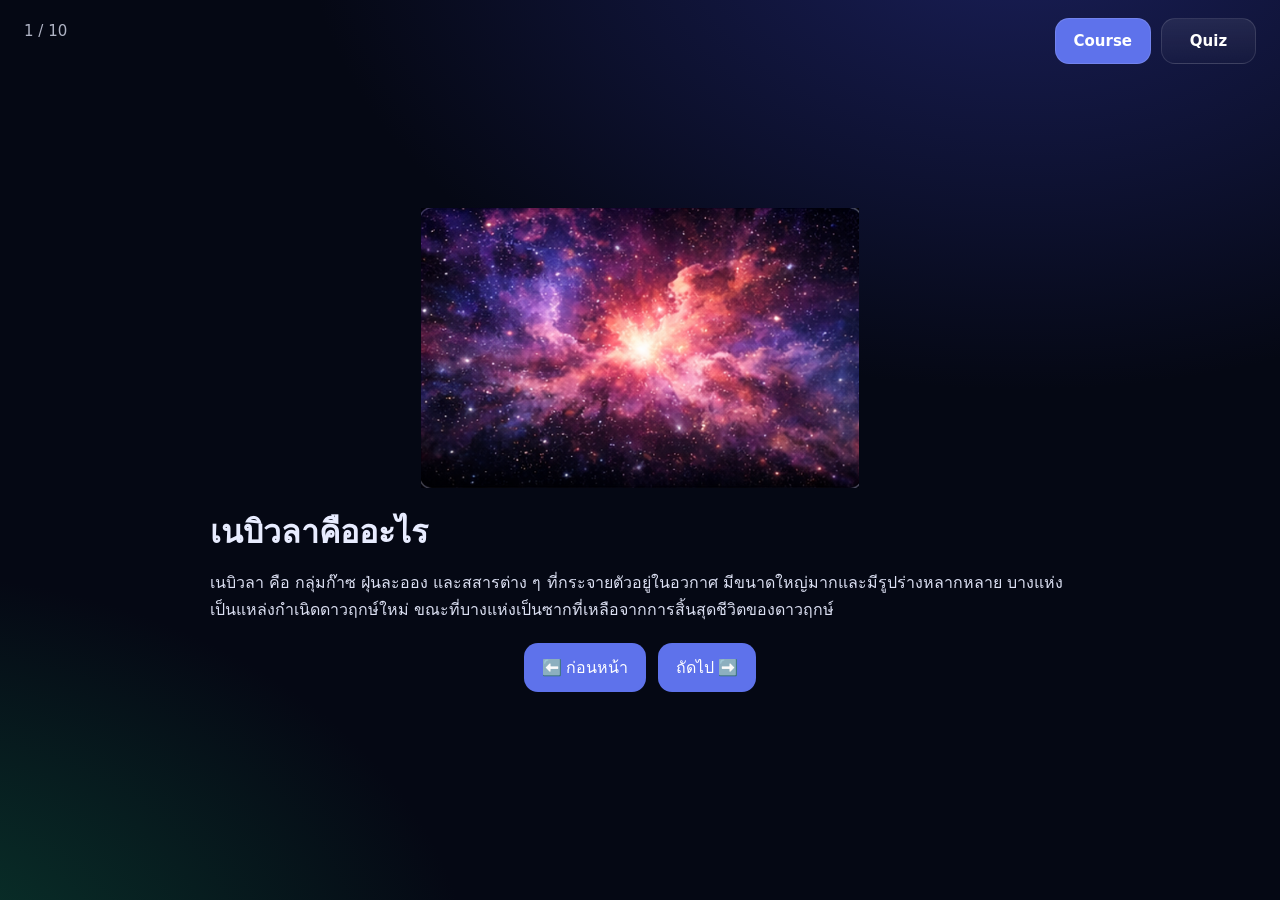
<file: pages/nebular.html>
<!doctype html>
<html lang="th">
  <head>
    <meta charset="UTF-8" />
    <meta
      name="viewport"
      content="width=device-width, initial-scale=1, maximum-scale=1, user-scalable=no"
    />
    <title>Starry - เนบิวลา</title>
    <link rel="stylesheet" href="../style.css" />
    <link rel="stylesheet" href="../lesson.css" />
  </head>

  <body>
    <div class="progress" id="progress">1 / 4</div>

    <div class="top-right">
      <a href="../course.html" class="nav-top active">Course</a>
      <a href="../quiz.html" class="nav-top">Quiz</a>
    </div>

    <section class="wrap">
      <div class="lesson-card" id="card">
        <div class="image-box">
          <img id="img" src="../assets/nebular.png" />
        </div>

        <h1 id="title">เนบิวลาคืออะไร</h1>

        <p id="desc">
          เนบิวลา คือ กลุ่มก๊าซ ฝุ่นละออง และสสารต่าง ๆ ที่กระจายตัวอยู่ในอวกาศ
          มีขนาดใหญ่มากและมีรูปร่างหลากหลาย บางแห่งเป็นแหล่งกำเนิดดาวฤกษ์ใหม่
          ขณะที่บางแห่งเป็นซากที่เหลือจากการสิ้นสุดชีวิตของดาวฤกษ์
        </p>
      </div>

      <div class="nav">
        <button onclick="prevSlide()">⬅️ ก่อนหน้า</button>
        <button onclick="nextSlide()">ถัดไป ➡️</button>
      </div>
    </section>

    <script>
      const slides = [
        {
          title: "เนบิวลาคืออะไร",
          img: "../assets/nebular.png",
          desc: "เนบิวลา คือ กลุ่มก๊าซ ฝุ่นละออง และสสารต่าง ๆ ที่กระจายตัวอยู่ในอวกาศ มีขนาดใหญ่มากและมีรูปร่างหลากหลาย บางแห่งเป็นแหล่งกำเนิดดาวฤกษ์ใหม่ ขณะที่บางแห่งเป็นซากที่เหลือจากการสิ้นสุดชีวิตของดาวฤกษ์",
        },
        {
          title: "องค์ประกอบของเนบิวลา",
          img: "../assets/nebular.png",
          desc: "เนบิวลาส่วนใหญ่ประกอบด้วยก๊าซไฮโดรเจนและฮีเลียม ซึ่งเป็นธาตุหลักในเอกภพ รวมถึงฝุ่นอวกาศที่ประกอบด้วยธาตุต่าง ๆ เช่น คาร์บอน ซิลิกอน และเหล็ก สสารเหล่านี้เป็นวัตถุดิบสำคัญในการก่อกำเนิดดาวและระบบดาวเคราะห์",
        },
        {
          title: "การเกิดเนบิวลา",
          img: "../assets/nebular.png",
          desc: "เนบิวลาสามารถเกิดได้หลายรูปแบบ เช่น การรวมตัวของก๊าซและฝุ่นในอวกาศ หรือเกิดจากการระเบิดของดาวฤกษ์มวลมากเมื่อสิ้นอายุขัย ทำให้สสารกระจายออกไปเป็นกลุ่มเมฆขนาดใหญ่",
        },
        {
          title: "เนบิวลากับการเกิดดาวฤกษ์",
          img: "../assets/nebular.png",
          desc: "ภายในเนบิวลาบางแห่ง สสารจะรวมตัวกันด้วยแรงโน้มถ่วงจนหนาแน่นมากขึ้น เมื่ออุณหภูมิและความดันสูงพอ จะเกิดเป็นดาวฤกษ์ดวงใหม่ จึงกล่าวได้ว่าเนบิวลาเป็นแหล่งกำเนิดดาวฤกษ์จำนวนมาก",
        },
        {
          title: "ประเภทของเนบิวลา",
          img: "../assets/nebular.png",
          desc: "นักดาราศาสตร์แบ่งเนบิวลาออกเป็นหลายประเภท เช่น เนบิวลาสะท้อนแสง เนบิวลาปล่อยแสง เนบิวลามืด และเนบิวลาดาวเคราะห์ แต่ละประเภทมีลักษณะการมองเห็นและกระบวนการเกิดแตกต่างกัน",
        },
        {
          title: "เนบิวลาสะท้อนแสง",
          img: "../assets/nebular2.png",
          desc: "เนบิวลาสะท้อนแสงไม่สามารถเปล่งแสงเองได้ แต่จะสะท้อนแสงจากดาวฤกษ์ใกล้เคียง จึงมักมองเห็นเป็นสีฟ้าหรือสีขาวสว่างในภาพถ่ายทางดาราศาสตร์",
        },
        {
          title: "เนบิวลาปล่อยแสง",
          img: "../assets/nebular3.png",
          desc: "เนบิวลาประเภทนี้ได้รับพลังงานจากดาวฤกษ์ร้อนใกล้เคียง ทำให้ก๊าซภายในเรืองแสงออกมาเอง มักเห็นเป็นสีแดง ชมพู หรือม่วง และมักเป็นบริเวณที่มีการเกิดดาวฤกษ์ใหม่",
        },
        {
          title: "เนบิวลามืด",
          img: "../assets/nebular4.png",
          desc: "เนบิวลามืดเป็นกลุ่มฝุ่นหนาแน่นที่บดบังแสงจากดาวหรือเนบิวลาที่อยู่ด้านหลัง จึงมองเห็นเป็นเงาดำบนท้องฟ้า แม้มองไม่สว่าง แต่เป็นบริเวณสำคัญของการก่อตัวดาวฤกษ์",
        },
        {
          title: "เนบิวลาดาวเคราะห์",
          img: "../assets/nebular5.png",
          desc: "เนบิวลาดาวเคราะห์เกิดจากดาวฤกษ์มวลปานกลางปล่อยชั้นก๊าซภายนอกออกเมื่อใกล้สิ้นอายุขัย เหลือแกนกลางร้อนอยู่ตรงกลาง ชื่อดาวเคราะห์เป็นเพียงชื่อเรียกจากรูปลักษณ์ ไม่ได้เกี่ยวกับดาวเคราะห์จริง",
        },
        {
          title: "ความสำคัญของเนบิวลา",
          img: "../assets/nebular.png",
          desc: "การศึกษาเนบิวลาช่วยให้มนุษย์เข้าใจกระบวนการเกิดดาวฤกษ์ วงจรชีวิตของดาว การกระจายตัวของธาตุในเอกภพ และต้นกำเนิดของระบบดาวต่าง ๆ รวมถึงระบบสุริยะของเรา",
        },
      ];

      let index = 0;

      function render() {
        document.getElementById("title").innerText = slides[index].title;
        document.getElementById("desc").innerText = slides[index].desc;
        document.getElementById("img").src = slides[index].img;
        document.getElementById("progress").innerText =
          index + 1 + " / " + slides.length;

        const nextBtn = document.querySelectorAll(".nav button")[1];

        if (index === slides.length - 1) {
          nextBtn.innerText = "กลับหน้า Course";
        } else {
          nextBtn.innerText = "ถัดไป ➡️";
        }
      }

      function nextSlide() {
        if (index < slides.length - 1) {
          index++;
          render();
        } else {
          window.location.href = "../course.html";
        }
      }

      function prevSlide() {
        if (index > 0) {
          index--;
          render();
        }
      }

      render();
    </script>
  </body>
</html>
</file>
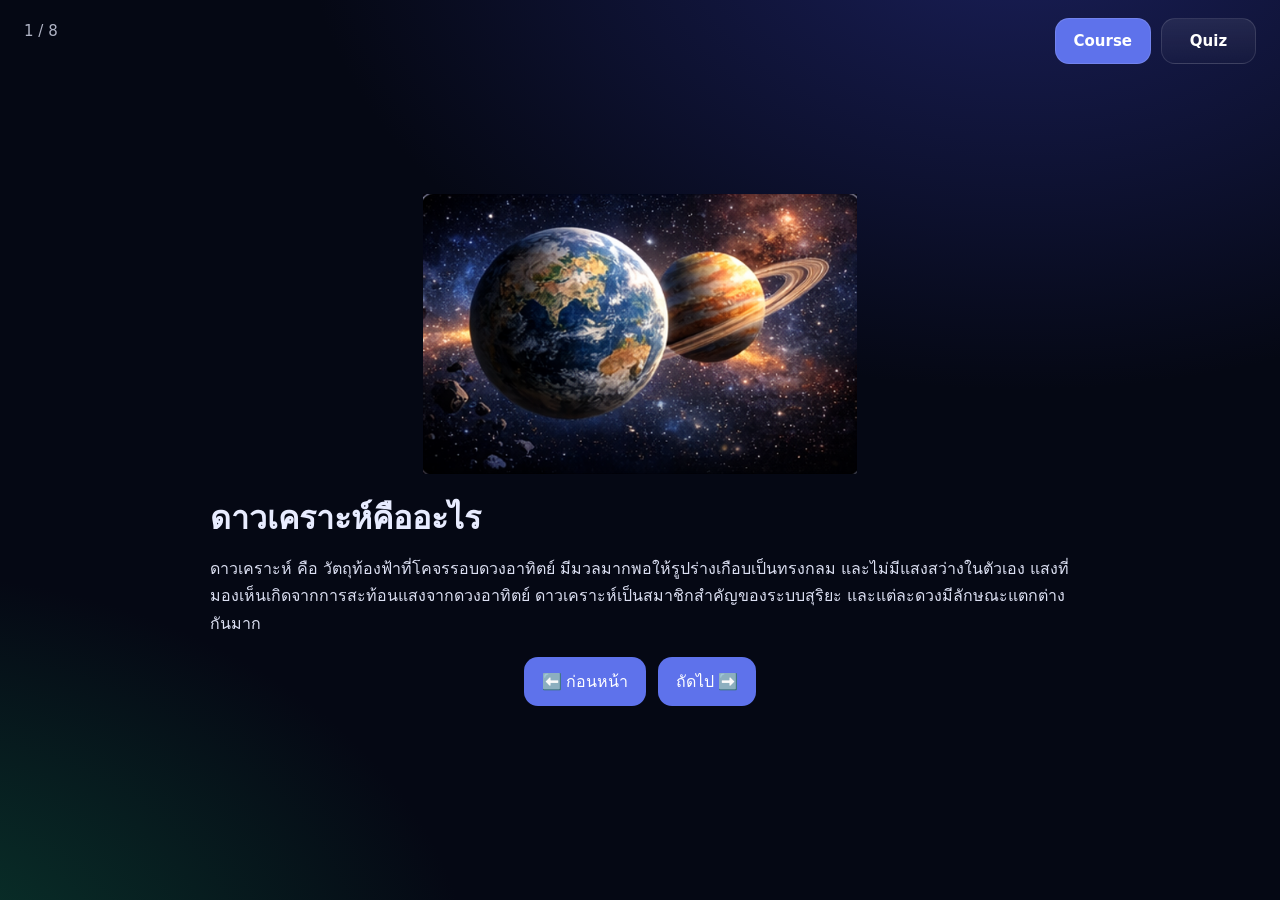
<file: pages/planet.html>
<!doctype html>
<html lang="th">
  <head>
    <meta charset="UTF-8" />
    <meta
      name="viewport"
      content="width=device-width, initial-scale=1, maximum-scale=1, user-scalable=no"
    />
    <title>Starry - ดาวเคราะห์</title>
    <link rel="stylesheet" href="../style.css" />
    <link rel="stylesheet" href="../lesson.css" />
  </head>

  <body>
    <div class="progress" id="progress">1 / 4</div>

    <div class="top-right">
      <a href="../course.html" class="nav-top active">Course</a>
      <a href="../quiz.html" class="nav-top">Quiz</a>
    </div>

    <section class="wrap">
      <div class="lesson-card" id="card">
        <div class="image-box">
          <img id="img" src="../assets/planet.png" />
        </div>

        <h1 id="title">ดาวเคราะห์คืออะไร</h1>

        <p id="desc">
          ดาวเคราะห์ คือ วัตถุท้องฟ้าที่โคจรรอบดวงอาทิตย์
          มีมวลมากพอให้รูปร่างเกือบเป็นทรงกลม และไม่มีแสงสว่างในตัวเอง
          แสงที่มองเห็นเกิดจากการสะท้อนแสงจากดวงอาทิตย์
          ดาวเคราะห์เป็นสมาชิกสำคัญของระบบสุริยะ
          และแต่ละดวงมีลักษณะแตกต่างกันมาก
        </p>
      </div>

      <div class="nav">
        <button onclick="prevSlide()">⬅️ ก่อนหน้า</button>
        <button onclick="nextSlide()">ถัดไป ➡️</button>
      </div>
    </section>

    <script>
      const slides = [
        {
          title: "ดาวเคราะห์คืออะไร",
          img: "../assets/planet.png",
          desc: "ดาวเคราะห์ คือ วัตถุท้องฟ้าที่โคจรรอบดวงอาทิตย์ มีมวลมากพอให้รูปร่างเกือบเป็นทรงกลม และไม่มีแสงสว่างในตัวเอง แสงที่มองเห็นเกิดจากการสะท้อนแสงจากดวงอาทิตย์ ดาวเคราะห์เป็นสมาชิกสำคัญของระบบสุริยะ และแต่ละดวงมีลักษณะแตกต่างกันมาก",
        },
        {
          title: "ดาวเคราะห์ในระบบสุริยะ",
          img: "../assets/planet.png",
          desc: "ปัจจุบันระบบสุริยะมีดาวเคราะห์ที่ได้รับการยอมรับจำนวน 8 ดวง ได้แก่ ดาวพุธ ดาวศุกร์ โลก ดาวอังคาร ดาวพฤหัสบดี ดาวเสาร์ ดาวยูเรนัส และดาวเนปจูน โดยเรียงตามระยะห่างจากดวงอาทิตย์จากใกล้ไปไกล",
        },
        {
          title: "ดาวเคราะห์ชั้นใน",
          img: "../assets/planet.png",
          desc: "ดาวเคราะห์ชั้นใน ได้แก่ ดาวพุธ ดาวศุกร์ โลก และดาวอังคาร เป็นดาวเคราะห์หิน มีพื้นผิวแข็ง ขนาดค่อนข้างเล็ก และอยู่ใกล้ดวงอาทิตย์มากกว่าดาวเคราะห์กลุ่มอื่น ระหว่างดาวอังคารกับดาวพฤหัสบดีมีแถบดาวเคราะห์น้อยคั่นอยู่",
        },
        {
          title: "ดาวเคราะห์ชั้นนอก",
          img: "../assets/planet.png",
          desc: "ดาวเคราะห์ชั้นนอก ได้แก่ ดาวพฤหัสบดี ดาวเสาร์ ดาวยูเรนัส และดาวเนปจูน มีขนาดใหญ่กว่าดาวเคราะห์ชั้นในมาก ส่วนใหญ่ประกอบด้วยก๊าซและน้ำแข็ง มีวงแหวนและมีดวงจันทร์บริวารจำนวนมาก",
        },
        {
          title: "การโคจรของดาวเคราะห์",
          img: "../assets/planet.png",
          desc: "ดาวเคราะห์ทุกดวงโคจรรอบดวงอาทิตย์เป็นวงรี และหมุนรอบแกนของตนเอง ทำให้เกิดกลางวันกลางคืน ระยะเวลาการโคจรของแต่ละดวงไม่เท่ากัน โดยดาวที่อยู่ไกลดวงอาทิตย์จะใช้เวลานานกว่าดาวที่อยู่ใกล้",
        },
        {
          title: "โลก ดาวเคราะห์ที่เอื้อต่อชีวิต",
          img: "../assets/planet.png",
          desc: "โลกเป็นดาวเคราะห์ที่มีสภาพแวดล้อมเหมาะสมต่อการดำรงชีวิต มีน้ำในสถานะของเหลว มีบรรยากาศที่ช่วยป้องกันรังสีอันตราย และมีอุณหภูมิที่เหมาะสม จึงเป็นดาวเคราะห์ดวงเดียวที่ทราบแน่ชัดว่ามีสิ่งมีชีวิต",
        },
        {
          title: "ดาวเคราะห์กับการสำรวจอวกาศ",
          img: "../assets/planet.png",
          desc: "มนุษย์ได้ส่งยานสำรวจไปศึกษาดาวเคราะห์หลายดวง เช่น ดาวอังคาร ดาวพฤหัสบดี และดาวเสาร์ เพื่อศึกษาสภาพพื้นผิว บรรยากาศ ดวงจันทร์บริวาร และค้นหาความเป็นไปได้ของสิ่งมีชีวิตนอกโลก",
        },
        {
          title: "ความสำคัญของการศึกษาดาวเคราะห์",
          img: "../assets/planet.png",
          desc: "การศึกษาดาวเคราะห์ช่วยให้เข้าใจการกำเนิดระบบสุริยะ การเปลี่ยนแปลงของดาวแต่ละดวง และช่วยเปรียบเทียบโลกกับดาวอื่น ๆ เพื่อนำความรู้ไปใช้ในการสำรวจอวกาศและการพัฒนาวิทยาศาสตร์ในอนาคต",
        },
      ];

      let index = 0;

      function render() {
        document.getElementById("title").innerText = slides[index].title;
        document.getElementById("desc").innerText = slides[index].desc;
        document.getElementById("img").src = slides[index].img;
        document.getElementById("progress").innerText =
          index + 1 + " / " + slides.length;

        const nextBtn = document.querySelectorAll(".nav button")[1];

        if (index === slides.length - 1) {
          nextBtn.innerText = "กลับหน้า Course";
        } else {
          nextBtn.innerText = "ถัดไป ➡️";
        }
      }

      function nextSlide() {
        if (index < slides.length - 1) {
          index++;
          render();
        } else {
          window.location.href = "../course.html";
        }
      }

      function prevSlide() {
        if (index > 0) {
          index--;
          render();
        }
      }

      render();
    </script>
  </body>
</html>
</file>
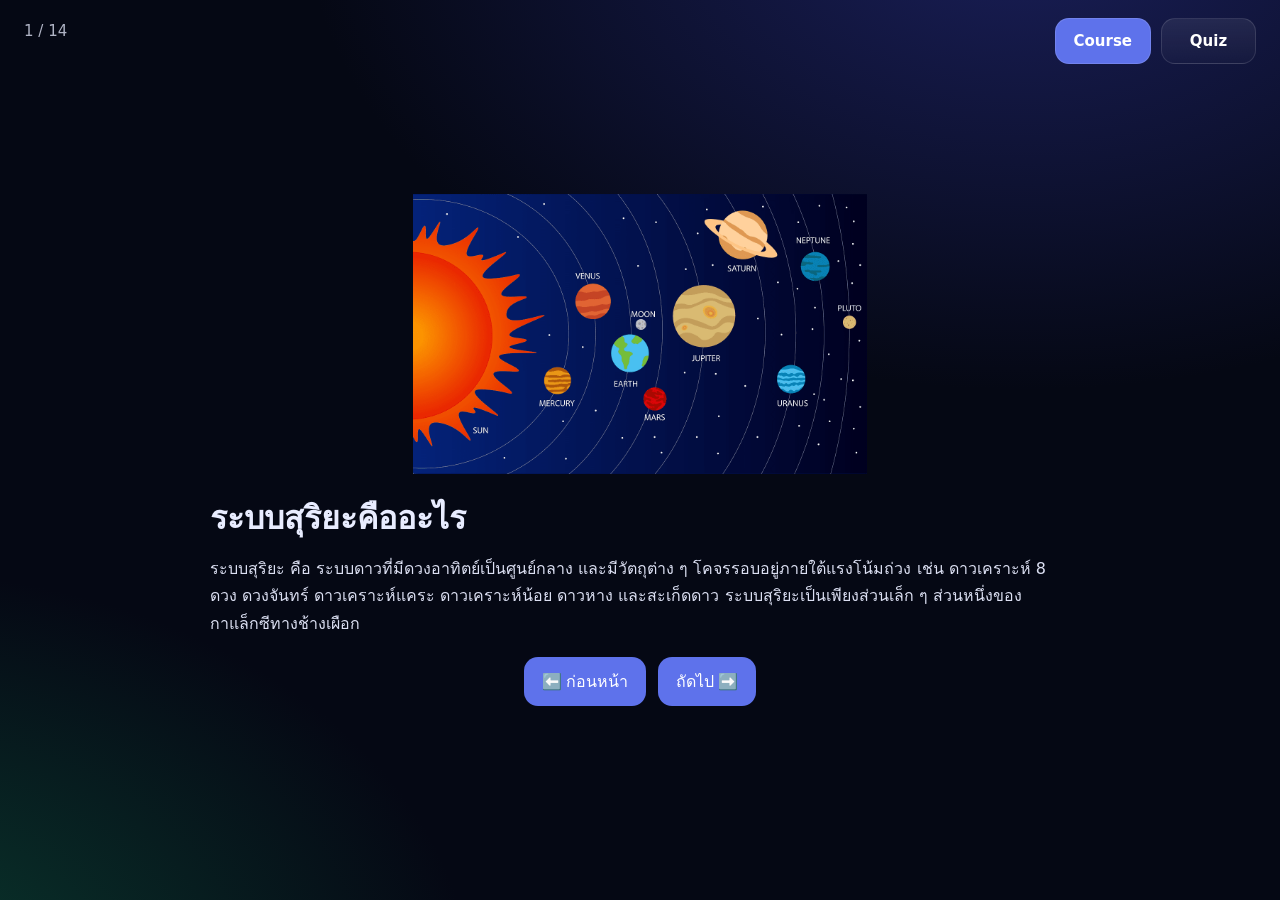
<file: pages/solar.html>
<!doctype html>
<html lang="th">
  <head>
    <meta charset="UTF-8" />
    <meta
      name="viewport"
      content="width=device-width, initial-scale=1, maximum-scale=1, user-scalable=no"
    />
    <title>Starry - ระบบสุริยะ</title>
    <link rel="stylesheet" href="../style.css" />
    <link rel="stylesheet" href="../lesson.css" />
  </head>

  <body>
    <div class="progress" id="progress">1 / 4</div>

    <div class="top-right">
      <a href="../course.html" class="nav-top active">Course</a>
      <a href="../quiz.html" class="nav-top">Quiz</a>
    </div>

    <section class="wrap">
      <div class="lesson-card" id="card">
        <div class="image-box">
          <img id="img" src="../assets/solar.png" />
        </div>

        <h1 id="title">ระบบสุริยะคืออะไร</h1>

        <p id="desc">
          ระบบสุริยะ คือ ระบบดาวที่มีดวงอาทิตย์เป็นศูนย์กลาง และมีวัตถุต่าง ๆ
          โคจรรอบอยู่ภายใต้แรงโน้มถ่วง เช่น ดาวเคราะห์ 8 ดวง ดวงจันทร์
          ดาวเคราะห์แคระ ดาวเคราะห์น้อย ดาวหาง และสะเก็ดดาว
          ระบบสุริยะเป็นเพียงส่วนเล็ก ๆ ส่วนหนึ่งของกาแล็กซีทางช้างเผือก
        </p>
      </div>

      <div class="nav">
        <button onclick="prevSlide()">⬅️ ก่อนหน้า</button>
        <button onclick="nextSlide()">ถัดไป ➡️</button>
      </div>
    </section>

    <script>
      const slides = [
        {
          title: "ระบบสุริยะคืออะไร",
          img: "../assets/solar.png",
          desc: "ระบบสุริยะ คือ ระบบดาวที่มีดวงอาทิตย์เป็นศูนย์กลาง และมีวัตถุต่าง ๆ โคจรรอบอยู่ภายใต้แรงโน้มถ่วง เช่น ดาวเคราะห์ 8 ดวง ดวงจันทร์ ดาวเคราะห์แคระ ดาวเคราะห์น้อย ดาวหาง และสะเก็ดดาว ระบบสุริยะเป็นเพียงส่วนเล็ก ๆ ส่วนหนึ่งของกาแล็กซีทางช้างเผือก",
        },
        {
          title: "กำเนิดระบบสุริยะ",
          img: "../assets/solar.png",
          desc: "นักวิทยาศาสตร์เชื่อว่าระบบสุริยะเกิดขึ้นเมื่อประมาณ 4,600 ล้านปีก่อน จากกลุ่มก๊าซและฝุ่นขนาดใหญ่ที่ยุบตัวลงด้วยแรงโน้มถ่วง ส่วนกลางกลายเป็นดวงอาทิตย์ ส่วนที่เหลือรวมตัวกันเป็นดาวเคราะห์ ดวงจันทร์ และวัตถุอื่น ๆ",
        },
        {
          title: "การแบ่งกลุ่มดาวเคราะห์",
          img: "../assets/solar.png",
          desc: "ดาวเคราะห์ในระบบสุริยะแบ่งได้ 2 กลุ่มใหญ่ คือ ดาวเคราะห์หิน ได้แก่ พุธ ศุกร์ โลก และอังคาร ซึ่งมีพื้นผิวแข็ง และดาวเคราะห์แก๊สหรือยักษ์น้ำแข็ง ได้แก่ พฤหัสบดี เสาร์ ยูเรนัส และเนปจูน",
        },
        {
          title: "ดวงอาทิตย์ ศูนย์กลางของระบบ",
          img: "../assets/sun.png",
          desc: "ดวงอาทิตย์เป็นดาวฤกษ์ที่มีมวลมากที่สุดในระบบสุริยะ คิดเป็นมากกว่า 99% ของมวลทั้งหมด ให้แสงสว่างและพลังงานความร้อนแก่ดาวเคราะห์ทุกดวง พลังงานของดวงอาทิตย์เกิดจากปฏิกิริยานิวเคลียร์ฟิวชันภายในแกนกลาง",
        },
        {
          title: "ดาวพุธ",
          img: "../assets/mercury.png",
          desc: "ดาวพุธเป็นดาวเคราะห์ที่อยู่ใกล้ดวงอาทิตย์ที่สุด และมีขนาดเล็กที่สุดในระบบสุริยะ พื้นผิวเต็มไปด้วยหลุมอุกกาบาต อุณหภูมิกลางวันร้อนจัด แต่กลางคืนหนาวมาก เพราะแทบไม่มีชั้นบรรยากาศ",
        },
        {
          title: "ดาวศุกร์",
          img: "../assets/venus.png",
          desc: "ดาวศุกร์มีขนาดใกล้เคียงโลกมาก จึงถูกเรียกว่าแฝดของโลก แต่มีชั้นบรรยากาศหนาแน่นเต็มไปด้วยก๊าซคาร์บอนไดออกไซด์ ทำให้เกิดภาวะเรือนกระจกอย่างรุนแรง เป็นดาวเคราะห์ที่ร้อนที่สุดในระบบสุริยะ",
        },
        {
          title: "โลก",
          img: "../assets/earth.png",
          desc: "โลกเป็นดาวเคราะห์ดวงเดียวที่ทราบแน่ชัดว่ามีสิ่งมีชีวิต มีน้ำในสถานะของเหลวจำนวนมาก มีชั้นบรรยากาศที่เหมาะสมต่อการดำรงชีวิต และมีดวงจันทร์บริวาร 1 ดวง",
        },
        {
          title: "ดาวอังคาร",
          img: "../assets/mars.png",
          desc: "ดาวอังคารมีสีแดงจากสนิมเหล็กบนพื้นผิว มีภูเขาไฟขนาดใหญ่และหุบเขายาวมหาศาล เชื่อว่าอดีตเคยมีน้ำไหลบนพื้นผิว จึงเป็นดาวเคราะห์ที่มนุษย์สนใจสำรวจมากที่สุดดวงหนึ่ง",
        },
        {
          title: "ดาวพฤหัสบดี",
          img: "../assets/jupiter.png",
          desc: "ดาวพฤหัสบดีเป็นดาวเคราะห์ที่ใหญ่ที่สุดในระบบสุริยะ เป็นดาวแก๊สยักษ์ มีพายุขนาดมหึมาที่เรียกว่า จุดแดงใหญ่ และมีดวงจันทร์บริวารจำนวนมาก",
        },
        {
          title: "ดาวเสาร์",
          img: "../assets/saturn.png",
          desc: "ดาวเสาร์มีชื่อเสียงจากวงแหวนขนาดใหญ่สวยงาม ซึ่งประกอบด้วยน้ำแข็ง ฝุ่น และเศษหิน เป็นดาวแก๊สยักษ์ที่มีความหนาแน่นต่ำมาก และมีดวงจันทร์หลายดวง",
        },
        {
          title: "ดาวยูเรนัส",
          img: "../assets/uranus.png",
          desc: "ดาวยูเรนัสเป็นยักษ์น้ำแข็ง มีสีฟ้าอมเขียวจากก๊าซมีเทน จุดเด่นคือแกนหมุนเอียงมากจนเหมือนหมุนตะแคงไปด้านข้าง",
        },
        {
          title: "ดาวเนปจูน",
          img: "../assets/neptune.png",
          desc: "ดาวเนปจูนเป็นดาวเคราะห์ที่อยู่ไกลจากดวงอาทิตย์ที่สุด มีสีน้ำเงินเข้ม และมีลมพายุรุนแรงมาก เป็นหนึ่งในดาวยักษ์น้ำแข็งของระบบสุริยะ",
        },
        {
          title: "วัตถุอื่นในระบบสุริยะ",
          img: "../assets/solar5.png",
          desc: "นอกจากดาวเคราะห์ ยังมีดาวเคราะห์แคระ เช่น พลูโต แถบดาวเคราะห์น้อยระหว่างดาวอังคารกับดาวพฤหัสบดี ดาวหางที่มีหางยาวเมื่อเข้าใกล้ดวงอาทิตย์ และอุกกาบาตขนาดต่าง ๆ",
        },
        {
          title: "ความสำคัญของระบบสุริยะ",
          img: "../assets/solar5.png",
          desc: "การศึกษาระบบสุริยะช่วยให้มนุษย์เข้าใจการกำเนิดดาวเคราะห์ ต้นกำเนิดโลก ความเป็นไปได้ของสิ่งมีชีวิตบนดาวอื่น และเป็นพื้นฐานสำคัญของการสำรวจอวกาศในอนาคต",
        },
      ];

      let index = 0;

      function render() {
        document.getElementById("title").innerText = slides[index].title;
        document.getElementById("desc").innerText = slides[index].desc;
        document.getElementById("img").src = slides[index].img;
        document.getElementById("progress").innerText =
          index + 1 + " / " + slides.length;

        const nextBtn = document.querySelectorAll(".nav button")[1];

        if (index === slides.length - 1) {
          nextBtn.innerText = "กลับหน้า Course";
        } else {
          nextBtn.innerText = "ถัดไป ➡️";
        }
      }

      function nextSlide() {
        if (index < slides.length - 1) {
          index++;
          render();
        } else {
          window.location.href = "../course.html";
        }
      }

      function prevSlide() {
        if (index > 0) {
          index--;
          render();
        }
      }

      render();
    </script>
  </body>
</html>
</file>
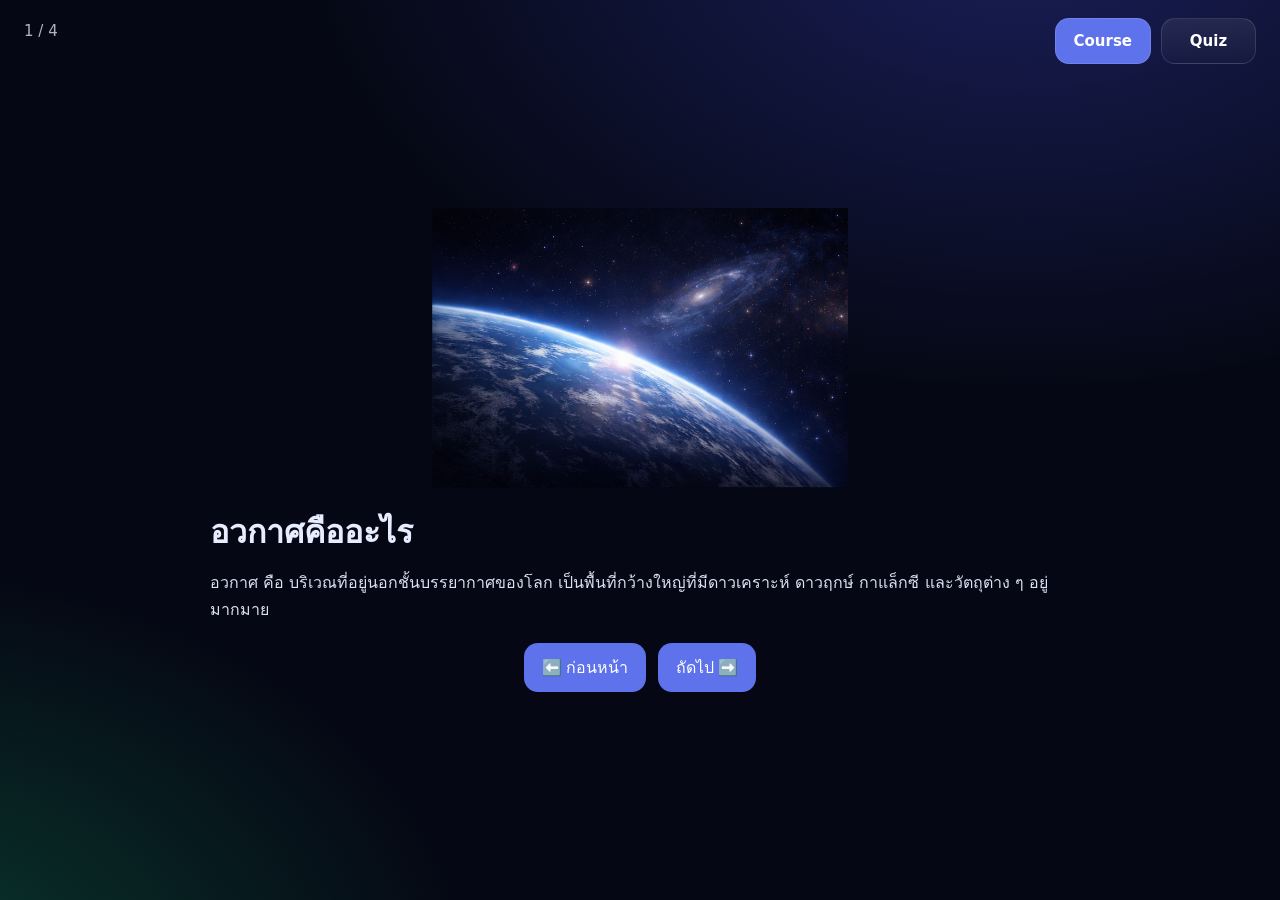
<file: pages/space.html>
<!doctype html>
<html lang="th">
  <head>
    <meta charset="UTF-8" />
    <meta
      name="viewport"
      content="width=device-width, initial-scale=1, maximum-scale=1, user-scalable=no"
    />
    <title>Starry - อวกาศ</title>
    <link rel="stylesheet" href="../style.css" />
    <link rel="stylesheet" href="../lesson.css" />
  </head>

  <body>
    <div class="progress" id="progress">1 / 4</div>

    <div class="top-right">
      <a href="../course.html" class="nav-top active">Course</a>
      <a href="../quiz.html" class="nav-top">Quiz</a>
    </div>

    <section class="wrap">
      <div class="lesson-card" id="card">
        <div class="image-box">
          <img id="img" src="../assets/space1.png" />
        </div>

        <h1 id="title">อวกาศคืออะไร</h1>

        <p id="desc">
          อวกาศ คือ บริเวณที่อยู่นอกชั้นบรรยากาศของโลก
          เป็นพื้นที่กว้างใหญ่ที่มีดาวเคราะห์ ดาวฤกษ์ กาแล็กซี และวัตถุต่าง ๆ
          อยู่มากมาย
        </p>
      </div>

      <div class="nav">
        <button onclick="prevSlide()">⬅️ ก่อนหน้า</button>
        <button onclick="nextSlide()">ถัดไป ➡️</button>
      </div>
    </section>

    <script>
      const slides = [
        {
          title: "อวกาศคืออะไร",
          img: "../assets/space1.png",
          desc: "อวกาศ คือ บริเวณที่อยู่นอกชั้นบรรยากาศของโลก เป็นพื้นที่กว้างใหญ่ที่มีดาวเคราะห์ ดาวฤกษ์ กาแล็กซี และวัตถุต่าง ๆ อยู่มากมาย",
        },
        {
          title: "ลักษณะของอวกาศ",
          img: "../assets/space2.png",
          desc: "อวกาศมีสภาพเป็นสุญญากาศ ความดันต่ำมาก แทบไม่มีอากาศ จึงไม่สามารถหายใจได้ และเสียงไม่สามารถเดินทางผ่านอวกาศได้",
        },
        {
          title: "อุณหภูมิในอวกาศ",
          img: "../assets/space3.png",
          desc: "อวกาศมีอุณหภูมิเปลี่ยนแปลงมาก หากอยู่ในแสงอาทิตย์จะร้อนจัด แต่บริเวณที่ไม่มีแสงจะหนาวจัด",
        },
        {
          title: "ความสำคัญของอวกาศ",
          img: "../assets/space4.png",
          desc: "อวกาศมีความสำคัญต่อการศึกษาโลก การสื่อสารผ่านดาวเทียม การพยากรณ์อากาศ และช่วยให้มนุษย์เข้าใจจักรวาลมากขึ้น",
        },
      ];

      let index = 0;

      function render() {
        document.getElementById("title").innerText = slides[index].title;
        document.getElementById("desc").innerText = slides[index].desc;
        document.getElementById("img").src = slides[index].img;
        document.getElementById("progress").innerText =
          index + 1 + " / " + slides.length;

        const nextBtn = document.querySelectorAll(".nav button")[1];

        if (index === slides.length - 1) {
          nextBtn.innerText = "กลับหน้า Course";
        } else {
          nextBtn.innerText = "ถัดไป ➡️";
        }
      }

      function nextSlide() {
        if (index < slides.length - 1) {
          index++;
          render();
        } else {
          window.location.href = "../course.html";
        }
      }

      function prevSlide() {
        if (index > 0) {
          index--;
          render();
        }
      }

      render();
    </script>
  </body>
</html>
</file>
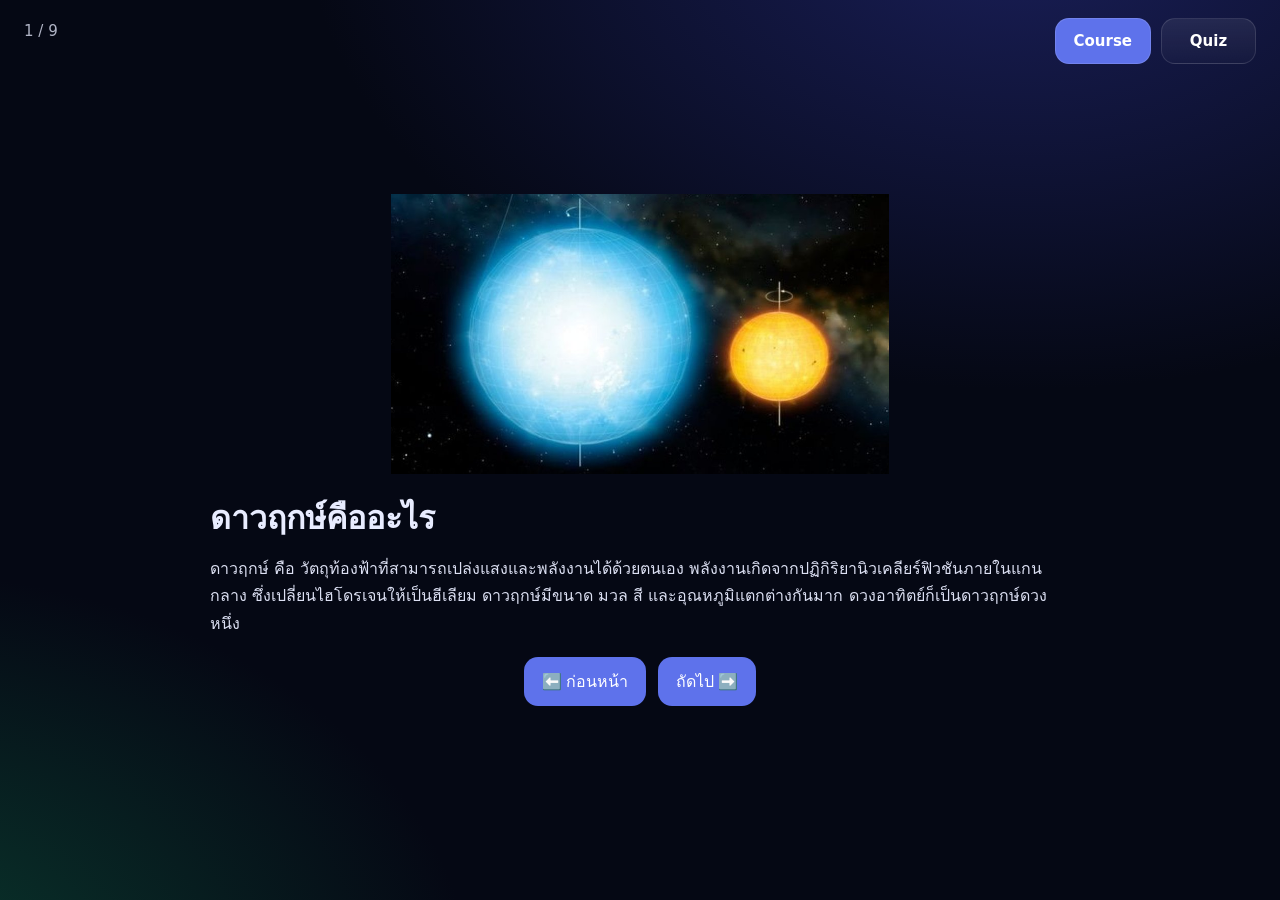
<file: pages/star.html>
<!doctype html>
<html lang="th">
  <head>
    <meta charset="UTF-8" />
    <meta
      name="viewport"
      content="width=device-width, initial-scale=1, maximum-scale=1, user-scalable=no"
    />
    <title>Starry - ดาวฤกษ์</title>
    <link rel="stylesheet" href="../style.css" />
    <link rel="stylesheet" href="../lesson.css" />
  </head>

  <body>
    <div class="progress" id="progress">1 / 4</div>

    <div class="top-right">
      <a href="../course.html" class="nav-top active">Course</a>
      <a href="../quiz.html" class="nav-top">Quiz</a>
    </div>

    <section class="wrap">
      <div class="lesson-card" id="card">
        <div class="image-box">
          <img id="img" src="../assets/star.png" />
        </div>

        <h1 id="title">ดาวฤกษ์คืออะไร</h1>

        <p id="desc">
          ดาวฤกษ์ คือ วัตถุท้องฟ้าที่สามารถเปล่งแสงและพลังงานได้ด้วยตนเอง
          พลังงานเกิดจากปฏิกิริยานิวเคลียร์ฟิวชันภายในแกนกลาง
          ซึ่งเปลี่ยนไฮโดรเจนให้เป็นฮีเลียม ดาวฤกษ์มีขนาด มวล สี
          และอุณหภูมิแตกต่างกันมาก ดวงอาทิตย์ก็เป็นดาวฤกษ์ดวงหนึ่ง
        </p>
      </div>

      <div class="nav">
        <button onclick="prevSlide()">⬅️ ก่อนหน้า</button>
        <button onclick="nextSlide()">ถัดไป ➡️</button>
      </div>
    </section>

    <script>
      const slides = [
        {
          title: "ดาวฤกษ์คืออะไร",
          img: "../assets/star.png",
          desc: "ดาวฤกษ์ คือ วัตถุท้องฟ้าที่สามารถเปล่งแสงและพลังงานได้ด้วยตนเอง พลังงานเกิดจากปฏิกิริยานิวเคลียร์ฟิวชันภายในแกนกลาง ซึ่งเปลี่ยนไฮโดรเจนให้เป็นฮีเลียม ดาวฤกษ์มีขนาด มวล สี และอุณหภูมิแตกต่างกันมาก ดวงอาทิตย์ก็เป็นดาวฤกษ์ดวงหนึ่ง",
        },
        {
          title: "การกำเนิดดาวฤกษ์",
          img: "../assets/star.png",
          desc: "ดาวฤกษ์กำเนิดจากกลุ่มก๊าซและฝุ่นในเนบิวลา เมื่อสสารรวมตัวกันด้วยแรงโน้มถ่วงจะยุบตัวหนาแน่นขึ้น อุณหภูมิภายในเพิ่มสูงขึ้นจนเกิดดาวก่อนกำเนิด หรือโปรโตสตาร์ และเมื่อแกนกลางร้อนพอจะเริ่มปฏิกิริยานิวเคลียร์ กลายเป็นดาวฤกษ์เต็มตัว",
        },
        {
          title: "แหล่งพลังงานของดาวฤกษ์",
          img: "../assets/star.png",
          desc: "ภายในแกนกลางของดาวฤกษ์มีอุณหภูมิและความดันสูงมาก ทำให้นิวเคลียสของไฮโดรเจนรวมตัวกันเป็นฮีเลียม กระบวนการนี้ปล่อยพลังงานจำนวนมากออกมาในรูปแสงและความร้อน พลังงานดังกล่าวเดินทางออกสู่ผิวดาวและแผ่ออกสู่อวกาศ",
        },
        {
          title: "สีและอุณหภูมิของดาวฤกษ์",
          img: "../assets/star.png",
          desc: "สีของดาวฤกษ์สัมพันธ์กับอุณหภูมิผิว ดาวที่ร้อนมากจะมีสีฟ้าหรือน้ำเงิน ดาวที่ร้อนปานกลางอาจมีสีขาวหรือเหลือง ส่วนดาวที่เย็นกว่าจะมีสีส้มหรือแดง ดวงอาทิตย์มีสีเหลืองอมขาวและมีอุณหภูมิผิวประมาณ 5,500 องศาเซลเซียส",
        },
        {
          title: "ความส่องสว่างของดาวฤกษ์",
          img: "../assets/star.png",
          desc: "ความส่องสว่างของดาวฤกษ์ขึ้นอยู่กับขนาดและอุณหภูมิของดาว ดาวที่มีขนาดใหญ่และร้อนมากมักให้พลังงานสูงกว่าดาวขนาดเล็ก การมองเห็นสว่างมากหรือน้อยจากโลกยังขึ้นอยู่กับระยะทางอีกด้วย",
        },
        {
          title: "ขนาดของดาวฤกษ์",
          img: "../assets/star.png",
          desc: "ดาวฤกษ์มีหลายขนาด ตั้งแต่ดาวแคระแดงซึ่งมีขนาดเล็ก ไปจนถึงดาวยักษ์แดงและดาวมหายักษ์ที่มีขนาดใหญ่มาก บางดวงมีเส้นผ่านศูนย์กลางใหญ่กว่าดวงอาทิตย์หลายร้อยเท่า",
        },
        {
          title: "การจัดประเภทดาวฤกษ์",
          img: "../assets/star2.png",
          desc: "นักดาราศาสตร์จำแนกดาวฤกษ์ตามสเปกตรัมและอุณหภูมิผิว โดยใช้กลุ่ม O B A F G K M ดาวกลุ่ม O ร้อนที่สุดมีสีน้ำเงิน ส่วนกลุ่ม M เย็นกว่ามีสีแดง ดวงอาทิตย์อยู่ในกลุ่ม G",
        },
        {
          title: "ดวงอาทิตย์ ดาวฤกษ์ใกล้โลกที่สุด",
          img: "../assets/sun.png",
          desc: "ดวงอาทิตย์เป็นดาวฤกษ์ที่อยู่ใกล้โลกที่สุด ให้พลังงานแสงและความร้อนที่จำเป็นต่อสิ่งมีชีวิต มีแรงโน้มถ่วงยึดดาวเคราะห์ทั้งหมดไว้ในระบบสุริยะ และเป็นศูนย์กลางของระบบสุริยะ",
        },
        {
          title: "ความสำคัญของการศึกษาดาวฤกษ์",
          img: "../assets/star.png",
          desc: "การศึกษาดาวฤกษ์ช่วยให้เข้าใจการกำเนิดธาตุต่าง ๆ ในเอกภพ การวิวัฒนาการของดาว ระบบดาวเคราะห์ และอนาคตของดวงอาทิตย์ รวมถึงช่วยอธิบายโครงสร้างของกาแล็กซีและจักรวาล",
        },
      ];

      let index = 0;

      function render() {
        document.getElementById("title").innerText = slides[index].title;
        document.getElementById("desc").innerText = slides[index].desc;
        document.getElementById("img").src = slides[index].img;
        document.getElementById("progress").innerText =
          index + 1 + " / " + slides.length;

        const nextBtn = document.querySelectorAll(".nav button")[1];

        if (index === slides.length - 1) {
          nextBtn.innerText = "กลับหน้า Course";
        } else {
          nextBtn.innerText = "ถัดไป ➡️";
        }
      }

      function nextSlide() {
        if (index < slides.length - 1) {
          index++;
          render();
        } else {
          window.location.href = "../course.html";
        }
      }

      function prevSlide() {
        if (index > 0) {
          index--;
          render();
        }
      }

      render();
    </script>
  </body>
</html>
</file>
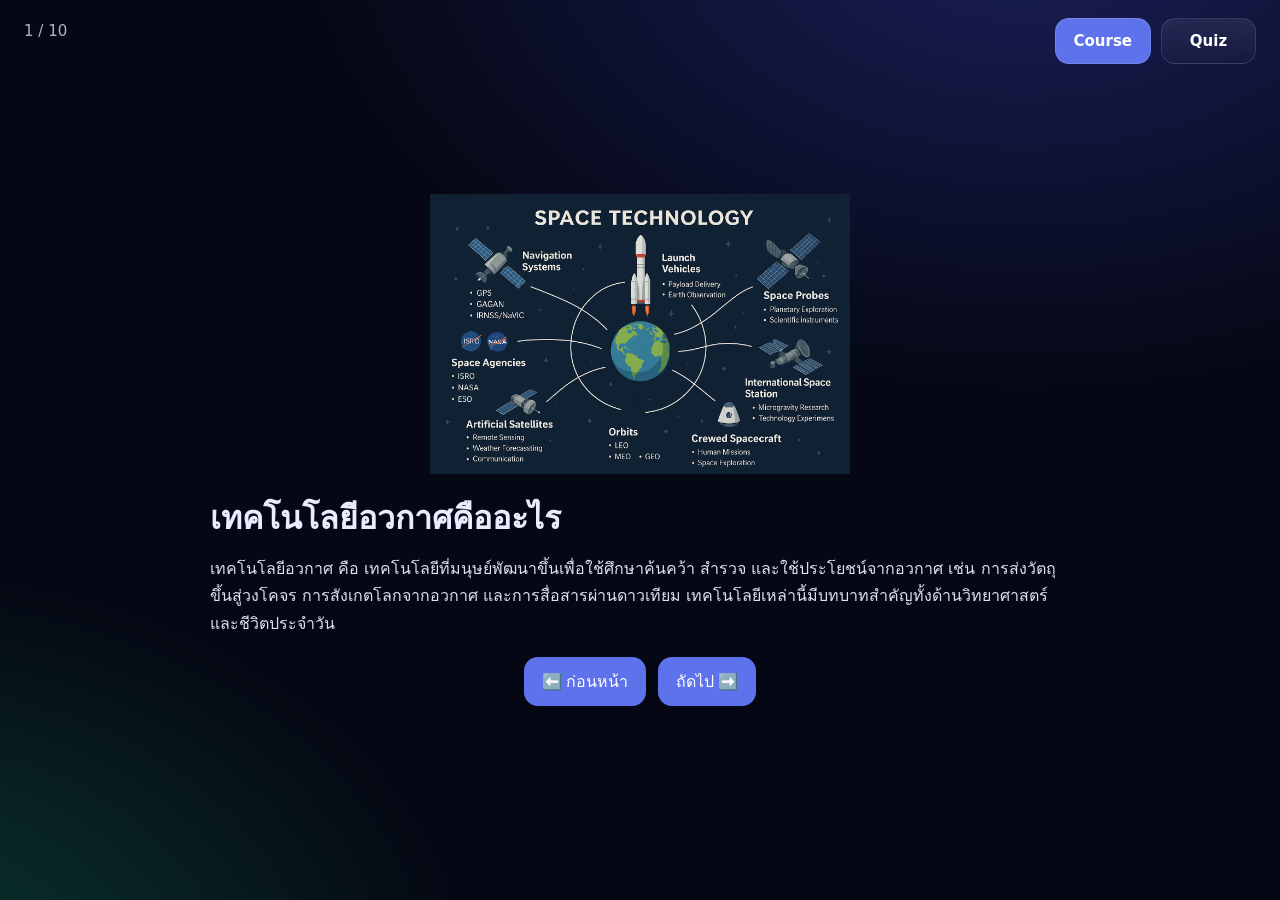
<file: pages/tech.html>
<!doctype html>
<html lang="th">
  <head>
    <meta charset="UTF-8" />
    <meta
      name="viewport"
      content="width=device-width, initial-scale=1, maximum-scale=1, user-scalable=no"
    />
    <title>Starry - เทคโนโลยีอวกาศ</title>
    <link rel="stylesheet" href="../style.css" />
    <link rel="stylesheet" href="../lesson.css" />
  </head>

  <body>
    <div class="progress" id="progress">1 / 4</div>

    <div class="top-right">
      <a href="../course.html" class="nav-top active">Course</a>
      <a href="../quiz.html" class="nav-top">Quiz</a>
    </div>

    <section class="wrap">
      <div class="lesson-card" id="card">
        <div class="image-box">
          <img id="img" src="../assets/tech.png" />
        </div>

        <h1 id="title">เทคโนโลยีอวกาศคืออะไร</h1>

        <p id="desc">
          เทคโนโลยีอวกาศ คือ เทคโนโลยีที่มนุษย์พัฒนาขึ้นเพื่อใช้ศึกษาค้นคว้า
          สำรวจ และใช้ประโยชน์จากอวกาศ เช่น การส่งวัตถุขึ้นสู่วงโคจร
          การสังเกตโลกจากอวกาศ และการสื่อสารผ่านดาวเทียม
          เทคโนโลยีเหล่านี้มีบทบาทสำคัญทั้งด้านวิทยาศาสตร์และชีวิตประจำวัน
        </p>
      </div>

      <div class="nav">
        <button onclick="prevSlide()">⬅️ ก่อนหน้า</button>
        <button onclick="nextSlide()">ถัดไป ➡️</button>
      </div>
    </section>

    <script>
      const slides = [
        {
          title: "เทคโนโลยีอวกาศคืออะไร",
          img: "../assets/tech.png",
          desc: "เทคโนโลยีอวกาศ คือ เทคโนโลยีที่มนุษย์พัฒนาขึ้นเพื่อใช้ศึกษาค้นคว้า สำรวจ และใช้ประโยชน์จากอวกาศ เช่น การส่งวัตถุขึ้นสู่วงโคจร การสังเกตโลกจากอวกาศ และการสื่อสารผ่านดาวเทียม เทคโนโลยีเหล่านี้มีบทบาทสำคัญทั้งด้านวิทยาศาสตร์และชีวิตประจำวัน",
        },
        {
          title: "จรวดและการส่งวัตถุสู่อวกาศ",
          img: "../assets/rocket.png",
          desc: "จรวดเป็นพาหนะสำคัญที่ใช้ส่งดาวเทียม ยานอวกาศ หรืออุปกรณ์ต่าง ๆ ขึ้นสู่อวกาศ โดยอาศัยแรงขับจากการเผาไหม้เชื้อเพลิงเพื่อเอาชนะแรงโน้มถ่วงของโลก จรวดหลายรุ่นสามารถนำบางส่วนกลับมาใช้ใหม่ได้",
        },
        {
          title: "ดาวเทียม",
          img: "../assets/satellite.png",
          desc: "ดาวเทียมคือวัตถุที่มนุษย์ส่งขึ้นไปโคจรรอบโลกหรือวัตถุอื่น ใช้ในงานหลายด้าน เช่น การสื่อสาร การพยากรณ์อากาศ การถ่ายภาพพื้นผิวโลก การนำทาง และการศึกษาทางวิทยาศาสตร์",
        },
        {
          title: "กล้องโทรทรรศน์อวกาศ",
          img: "../assets/cam.png",
          desc: "กล้องโทรทรรศน์อวกาศถูกส่งออกนอกชั้นบรรยากาศของโลก เพื่อหลีกเลี่ยงการรบกวนจากอากาศ ทำให้สามารถรับภาพคมชัดและศึกษาวัตถุท้องฟ้าได้ดี ตัวอย่างเช่น กล้องฮับเบิล และกล้องเจมส์เว็บบ์",
        },
        {
          title: "ยานอวกาศ",
          img: "../assets/yan.png",
          desc: "ยานอวกาศเป็นยานที่ใช้เดินทางหรือสำรวจอวกาศ อาจเป็นยานไร้คนขับหรือยานที่มีมนุษย์โดยสาร ใช้ศึกษาดาวเคราะห์ ดวงจันทร์ ดาวหาง และพื้นที่ไกลออกไปในระบบสุริยะ",
        },
        {
          title: "สถานีอวกาศ",
          img: "../assets/iss.png",
          desc: "สถานีอวกาศเป็นห้องปฏิบัติการที่โคจรรอบโลก ใช้สำหรับการทดลองวิทยาศาสตร์ในสภาวะไร้น้ำหนัก รวมถึงศึกษาผลกระทบของอวกาศต่อร่างกายมนุษย์ ตัวอย่างสำคัญคือ สถานีอวกาศนานาชาติ หรือ ISS",
        },
        {
          title: "เทคโนโลยีอวกาศกับชีวิตประจำวัน",
          img: "../assets/gps.png",
          desc: "เทคโนโลยีอวกาศถูกนำมาใช้ในชีวิตประจำวันมากมาย เช่น ระบบ GPS การพยากรณ์อากาศ การถ่ายทอดสดผ่านสัญญาณดาวเทียม อินเทอร์เน็ตบางพื้นที่ และการติดตามภัยพิบัติจากภาพถ่ายดาวเทียม",
        },
        {
          title: "การสำรวจโลกจากอวกาศ",
          img: "../assets/satearth.png",
          desc: "ดาวเทียมสำรวจโลกช่วยติดตามสภาพอากาศ ป่าไม้ มลพิษ น้ำท่วม ไฟป่า และการเปลี่ยนแปลงของสิ่งแวดล้อม ข้อมูลเหล่านี้ช่วยวางแผนทรัพยากรและรับมือภัยธรรมชาติได้อย่างมีประสิทธิภาพ",
        },
        {
          title: "อนาคตของเทคโนโลยีอวกาศ",
          img: "../assets/future.png",
          desc: "ในอนาคตมนุษย์กำลังพัฒนาเทคโนโลยีเพื่อเดินทางกลับไปดวงจันทร์ สำรวจดาวอังคาร สร้างจรวดที่ประหยัดขึ้น และพัฒนาเทคโนโลยีสำหรับการอยู่อาศัยนอกโลก",
        },
        {
          title: "ความสำคัญของเทคโนโลยีอวกาศ",
          img: "../assets/future.png",
          desc: "เทคโนโลยีอวกาศช่วยขยายขอบเขตความรู้ของมนุษย์ พัฒนาการสื่อสาร ความปลอดภัย การคมนาคม และการวิจัยทางวิทยาศาสตร์ อีกทั้งยังเป็นแรงผลักดันสำคัญของนวัตกรรมสมัยใหม่",
        },
      ];

      let index = 0;

      function render() {
        document.getElementById("title").innerText = slides[index].title;
        document.getElementById("desc").innerText = slides[index].desc;
        document.getElementById("img").src = slides[index].img;
        document.getElementById("progress").innerText =
          index + 1 + " / " + slides.length;

        const nextBtn = document.querySelectorAll(".nav button")[1];

        if (index === slides.length - 1) {
          nextBtn.innerText = "กลับหน้า Course";
        } else {
          nextBtn.innerText = "ถัดไป ➡️";
        }
      }

      function nextSlide() {
        if (index < slides.length - 1) {
          index++;
          render();
        } else {
          window.location.href = "../course.html";
        }
      }

      function prevSlide() {
        if (index > 0) {
          index--;
          render();
        }
      }

      render();
    </script>
  </body>
</html>
</file>
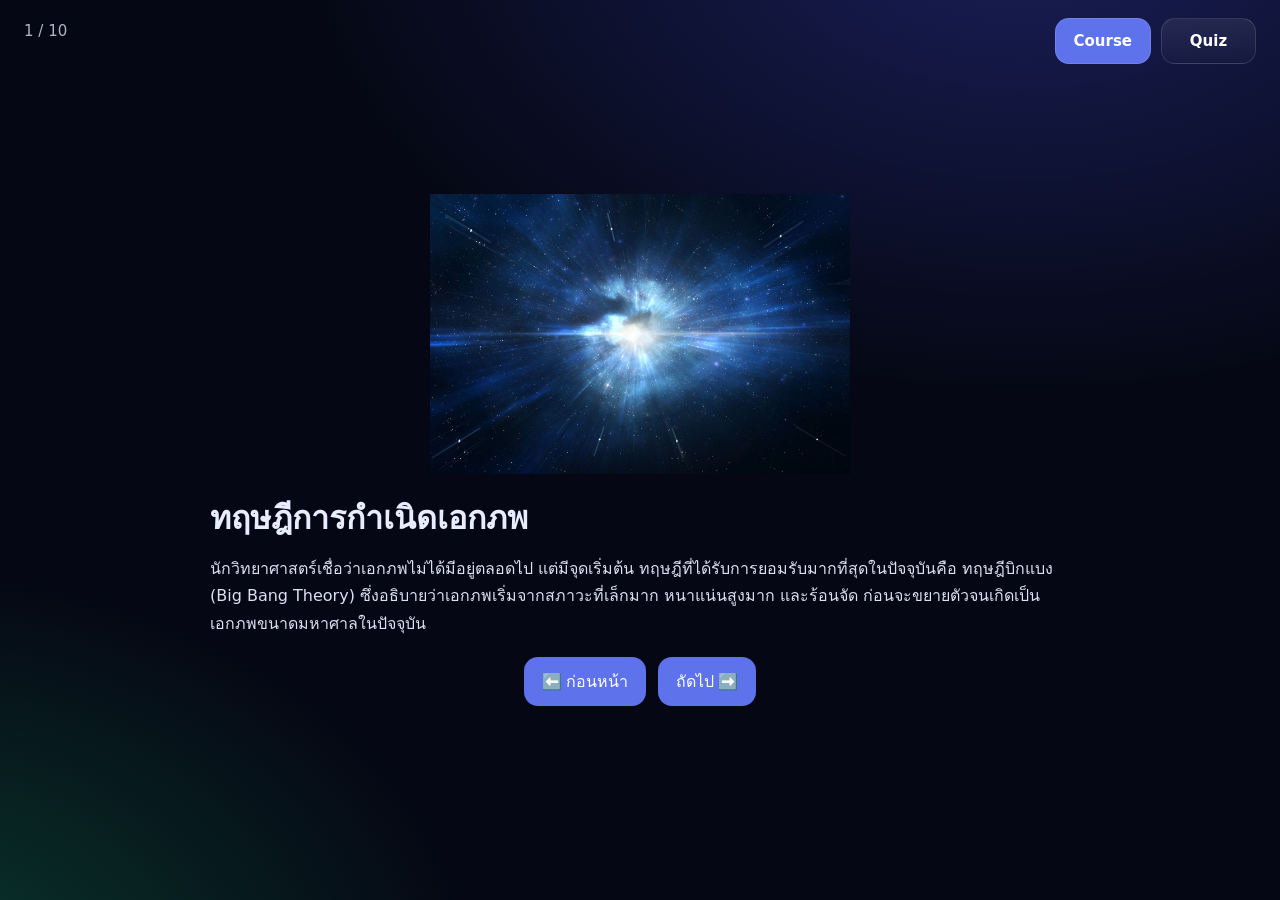
<file: pages/theory.html>
<!doctype html>
<html lang="th">
  <head>
    <meta charset="UTF-8" />
    <meta
      name="viewport"
      content="width=device-width, initial-scale=1, maximum-scale=1, user-scalable=no"
    />
    <title>Starry - ทฤษฎีการกำเนิดเอกภพ</title>
    <link rel="stylesheet" href="../style.css" />
    <link rel="stylesheet" href="../lesson.css" />
  </head>

  <body>
    <div class="progress" id="progress">1 / 4</div>

    <div class="top-right">
      <a href="../course.html" class="nav-top active">Course</a>
      <a href="../quiz.html" class="nav-top">Quiz</a>
    </div>

    <section class="wrap">
      <div class="lesson-card" id="card">
        <div class="image-box">
          <img id="img" src="../assets/bigbang.jpg" />
        </div>

        <h1 id="title">ทฤษฎีการกำเนิดเอกภพ</h1>

        <p id="desc">
          นักวิทยาศาสตร์เชื่อว่าเอกภพไม่ได้มีอยู่ตลอดไป แต่มีจุดเริ่มต้น
          ทฤษฎีที่ได้รับการยอมรับมากที่สุดในปัจจุบันคือ ทฤษฎีบิกแบง (Big Bang
          Theory) ซึ่งอธิบายว่าเอกภพเริ่มจากสภาวะที่เล็กมาก หนาแน่นสูงมาก
          และร้อนจัด ก่อนจะขยายตัวจนเกิดเป็นเอกภพขนาดมหาศาลในปัจจุบัน
        </p>
      </div>

      <div class="nav">
        <button onclick="prevSlide()">⬅️ ก่อนหน้า</button>
        <button onclick="nextSlide()">ถัดไป ➡️</button>
      </div>
    </section>

    <script>
      const slides = [
        {
          title: "ทฤษฎีการกำเนิดเอกภพ",
          img: "../assets/bigbang.jpg",
          desc: "นักวิทยาศาสตร์เชื่อว่าเอกภพไม่ได้มีอยู่ตลอดไป แต่มีจุดเริ่มต้น ทฤษฎีที่ได้รับการยอมรับมากที่สุดในปัจจุบันคือ ทฤษฎีบิกแบง (Big Bang Theory) ซึ่งอธิบายว่าเอกภพเริ่มจากสภาวะที่เล็กมาก หนาแน่นสูงมาก และร้อนจัด ก่อนจะขยายตัวจนเกิดเป็นเอกภพขนาดมหาศาลในปัจจุบัน",
        },
        {
          title: "ก่อนเกิดบิกแบง",
          img: "../assets/bigbang2.jpg",
          desc: "ในทางวิทยาศาสตร์ยังไม่สามารถอธิบายได้ชัดเจนว่า ก่อนการเกิดบิกแบงมีอะไรอยู่ หรือเวลาและอวกาศมีลักษณะอย่างไร เพราะกฎฟิสิกส์ที่เรารู้จักอาจยังใช้ไม่ได้ในช่วงเวลานั้น จึงยังเป็นเรื่องที่นักวิทยาศาสตร์ศึกษาต่อไป",
        },
        {
          title: "ช่วงเวลาแรกเริ่ม",
          img: "../assets/bigbang2.jpg",
          desc: "หลังการเกิดบิกแบงเพียงเสี้ยววินาทีแรก เอกภพร้อนจัดและเต็มไปด้วยพลังงานมหาศาล มีการขยายตัวอย่างรวดเร็วมาก เรียกว่า Inflation ทำให้เอกภพมีขนาดใหญ่ขึ้นอย่างมหาศาลในเวลาอันสั้น",
        },
        {
          title: "การเกิดอนุภาคพื้นฐาน",
          img: "../assets/bigbang2.jpg",
          desc: "เมื่อเอกภพเริ่มเย็นตัวลง พลังงานจำนวนมากเปลี่ยนเป็นอนุภาคพื้นฐาน เช่น ควาร์ก อิเล็กตรอน และอนุภาคอื่น ๆ ต่อมาควาร์กรวมตัวกันเกิดเป็นโปรตอนและนิวตรอน ซึ่งเป็นส่วนประกอบสำคัญของอะตอม",
        },
        {
          title: "การเกิดธาตุแรกของเอกภพ",
          img: "../assets/bigbang2.jpg",
          desc: "หลังบิกแบงไม่กี่นาที โปรตอนและนิวตรอนรวมตัวกันเป็นนิวเคลียสของธาตุเบา เช่น ไฮโดรเจน ฮีเลียม และลิเทียมเล็กน้อย กระบวนการนี้เรียกว่า Big Bang Nucleosynthesis",
        },
        {
          title: "การเกิดอะตอม",
          img: "../assets/bigbang2.jpg",
          desc: "เมื่อเวลาผ่านไปประมาณ 380,000 ปี เอกภพเย็นลงมากพอให้อิเล็กตรอนจับกับนิวเคลียส กลายเป็นอะตอมแรก ส่วนใหญ่คือไฮโดรเจนและฮีเลียม แสงจึงสามารถเดินทางได้อย่างอิสระเป็นครั้งแรก",
        },
        {
          title: "รังสีไมโครเวฟพื้นหลัง",
          img: "../assets/bigbang2.jpg",
          desc: "แสงที่หลงเหลือจากช่วงเริ่มต้นของเอกภพยังคงกระจายอยู่ทั่วจักรวาลในปัจจุบัน เรียกว่า รังสีไมโครเวฟพื้นหลังของเอกภพ หรือ Cosmic Microwave Background ซึ่งเป็นหลักฐานสำคัญที่สนับสนุนทฤษฎีบิกแบง",
        },
        {
          title: "การเกิดดาวและกาแล็กซี",
          img: "../assets/bigbang2.jpg",
          desc: "หลังจากเกิดอะตอมจำนวนมาก ก๊าซในเอกภพเริ่มรวมตัวกันด้วยแรงโน้มถ่วง เกิดเป็นกลุ่มเมฆก๊าซขนาดใหญ่ ต่อมากลายเป็นดาวฤกษ์รุ่นแรก และรวมตัวกันเป็นกาแล็กซีจำนวนมหาศาล",
        },
        {
          title: "เอกภพยังขยายตัวอยู่",
          img: "../assets/bigbang2.jpg",
          desc: "นักดาราศาสตร์ค้นพบว่ากาแล็กซีส่วนใหญ่กำลังเคลื่อนที่ห่างออกจากกัน แสดงว่าเอกภพยังคงขยายตัวอยู่จนถึงปัจจุบัน ยิ่งอยู่ไกลมากเท่าไร ก็ยิ่งเคลื่อนที่ออกห่างเร็วมากขึ้น",
        },
        {
          title: "ความสำคัญของทฤษฎีบิกแบง",
          img: "../assets/bigbang2.jpg",
          desc: "ทฤษฎีบิกแบงช่วยอธิบายต้นกำเนิดของเอกภพ การเกิดสสาร ดาวฤกษ์ กาแล็กซี และวิวัฒนาการของจักรวาลตลอดเวลาหลายพันล้านปี ถือเป็นพื้นฐานสำคัญของดาราศาสตร์และฟิสิกส์สมัยใหม่",
        },
      ];

      let index = 0;

      function render() {
        document.getElementById("title").innerText = slides[index].title;
        document.getElementById("desc").innerText = slides[index].desc;
        document.getElementById("img").src = slides[index].img;
        document.getElementById("progress").innerText =
          index + 1 + " / " + slides.length;

        const nextBtn = document.querySelectorAll(".nav button")[1];

        if (index === slides.length - 1) {
          nextBtn.innerText = "กลับหน้า Course";
        } else {
          nextBtn.innerText = "ถัดไป ➡️";
        }
      }

      function nextSlide() {
        if (index < slides.length - 1) {
          index++;
          render();
        } else {
          window.location.href = "../course.html";
        }
      }

      function prevSlide() {
        if (index > 0) {
          index--;
          render();
        }
      }

      render();
    </script>
  </body>
</html>
</file>
<file: style.css>
/* ===============================
   style.css
   ใช้ทุกหน้า
=============================== */

* {
  margin: 0;
  padding: 0;
  box-sizing: border-box;
}

html,
body {
  min-height: 100%;
}

body {
  margin: 0;
  position: relative;
  font-family:
    system-ui,
    -apple-system,
    Segoe UI,
    Roboto,
    Ubuntu,
    sans-serif;

  color: #e8ecff;

  background:
    radial-gradient(1200px 800px at 80% -10%, #1a1f5a 0%, transparent 60%),
    radial-gradient(1000px 700px at -10% 110%, #0a3b2f 0%, transparent 60%),
    #050814;

  overflow-x: hidden;
}

body::after {
  content: "";
  position: absolute;
  inset: 0;
  min-height: 100%;
  background: url("https://www.transparenttextures.com/patterns/stardust.png");
  opacity: 0.3;
  pointer-events: none;
  z-index: 0;
}

/* ---------- Brand ---------- */

.brand {
  position: absolute;
  top: 18px;
  left: 24px;
  z-index: 10;
  text-decoration: none;
  color: #fff;
  font-size: 28px;
  font-weight: 700;
  letter-spacing: 0.5px;
  transition: 0.2s;
}

.brand:hover {
  transform: translateY(-2px);
  opacity: 0.9;
}

/* ---------- Top Nav ---------- */

.top-right {
  position: absolute;
  top: 18px;
  right: 24px;
  display: flex;
  gap: 10px;
  z-index: 10;
}

.nav-top {
  text-decoration: none;
  color: #fff;
  padding: 10px 18px;
  border-radius: 14px;
  border: 1px solid rgba(255, 255, 255, 0.12);
  background: linear-gradient(
    180deg,
    rgba(255, 255, 255, 0.08),
    rgba(255, 255, 255, 0.02)
  );

  font-size: 15px;
  font-weight: 600;

  display: flex;
  align-items: center;
  justify-content: center;

  min-width: 95px;
  height: 46px;

  transition: 0.2s;
}

.nav-top:hover {
  transform: translateY(-2px);
}

.nav-top.active {
  background: #5e72eb;
}

/* ---------- Shared Button ---------- */

.btn-primary {
  border: none;
  cursor: pointer;
  color: #fff;
  background: #5e72eb;
  border-radius: 14px;
  transition: 0.2s;
}

.btn-primary:hover {
  transform: translateY(-2px);
}

/* ===============================
   MOBILE
=============================== */

@media (max-width: 768px) {
  body {
    padding: 12px;
    overflow: auto;
  }

  .brand {
    position: static;
    display: block;
    width: 100%;
    font-size: 44px;
    margin: 0 0 14px;
    text-align: left;
  }

  .top-right {
    position: static;
    width: 100%;
    display: flex;
    gap: 10px;
    margin-bottom: 14px;
  }

  .nav-top {
    flex: 1;
    min-width: 0;
    height: 42px;
    font-size: 15px;
    padding: 8px 12px;
  }
}
</file>
<file: page.css>
/* ==================================
   page.css
   ใช้กับ index / course / quiz
================================== */

/* =========================
   INDEX
========================= */

.box {
  text-align: center;
  z-index: 1;
  padding: 30px;
  max-width: 700px;
  min-height: 100vh;

  display: flex;
  flex-direction: column;
  justify-content: center;
  align-items: center;

  margin: auto;
  position: relative;
}

.logo {
  font-size: 56px;
  margin-bottom: 10px;
}

.desc {
  font-size: 18px;
  opacity: 0.9;
  line-height: 1.7;
  margin-bottom: 25px;
}

.btn-start {
  display: inline-block;
  padding: 14px 28px;
  background: #6b7cff;
  color: #fff;
  text-decoration: none;
  border-radius: 14px;
  font-size: 18px;
  transition: 0.2s;
}

.btn-start:hover {
  transform: translateY(-3px) scale(1.03);
}

/* =========================
   COURSE
========================= */

.view {
  min-height: 100vh;

  display: flex;
  flex-direction: column;
  justify-content: center;
  align-items: center;

  padding: 24px;
  gap: 16px;

  position: relative;
}

.subtitle {
  opacity: 0.8;
  z-index: 1;
}

.menu-grid {
  display: grid;
  grid-template-columns: repeat(3, 1fr);
  gap: 16px;

  width: min(900px, 95%);
  z-index: 1;
}

.menu-btn {
  min-height: 75px;
  padding: 16px;

  border-radius: 16px;
  border: 1px solid rgba(255, 255, 255, 0.12);

  background: linear-gradient(
    180deg,
    rgba(255, 255, 255, 0.08),
    rgba(255, 255, 255, 0.02)
  );

  color: #fff;
  text-decoration: none;

  display: flex;
  justify-content: center;
  align-items: center;

  font-size: 18px;
  transition: 0.2s;
}

.menu-btn:hover {
  transform: translateY(-3px) scale(1.02);
}

.footer {
  position: absolute;
  bottom: 16px;
  opacity: 0.5;
  font-size: 12px;
}

/* =========================
   QUIZ
========================= */

.quiz-view {
  min-height: 100vh;
  padding-top: 90px;

  display: flex;
  justify-content: center;
  align-items: flex-start;

  position: relative;
}

.card {
  width: 100%;
  max-width: 620px;

  background: rgba(255, 255, 255, 0.05);
  border: 1px solid rgba(255, 255, 255, 0.1);

  padding: 30px;
  border-radius: 28px;

  z-index: 1;
}

.card h1 {
  text-align: center;
  margin-top: 0;
}

.progress {
  opacity: 0.8;
  margin-bottom: 20px;
}

.question {
  font-size: 24px;
  margin-bottom: 20px;
}

.answers {
  display: grid;
  gap: 12px;
}

.answers button {
  padding: 14px;
  border: none;
  border-radius: 14px;
  cursor: pointer;

  font-size: 16px;
  color: #fff;
  background: #1d2348;

  transition: 0.2s;
}

.answers button:hover {
  transform: translateY(-2px);
}

.answers button.selected {
  background: #5e72eb;
}

.nav {
  margin-top: 25px;
  display: flex;
  justify-content: space-between;
  gap: 10px;
}

.nav button {
  padding: 12px 18px;
  border: none;
  border-radius: 14px;
  cursor: pointer;

  background: #5e72eb;
  color: #fff;
  font-size: 16px;
}

.result {
  text-align: center;
  font-size: 24px;
  line-height: 1.8;
}

/* =========================
   MOBILE
========================= */

@media (max-width: 768px) {
  /* INDEX */

  .box {
    padding: 20px;
  }

  .logo {
    font-size: 44px;
  }

  .desc {
    font-size: 16px;
  }

  .btn-start {
    width: 100%;
    max-width: 260px;
  }

  /* COURSE */

  .view {
    justify-content: flex-start;
    padding: 12px;
    gap: 12px;
  }

  .subtitle {
    font-size: 16px;
    text-align: center;
    margin-bottom: 12px;
  }

  .menu-grid {
    grid-template-columns: 1fr;
    width: 100%;
    gap: 12px;
  }

  .menu-btn {
    min-height: 72px;
    font-size: 24px;
    padding: 14px;
  }

  .footer {
    position: static;
    margin-top: 18px;
    text-align: center;
  }

  /* QUIZ */

  .quiz-view {
    min-height: auto;
    padding-top: 0;
    display: block;
  }

  .card {
    max-width: none;
    width: 100%;
    padding: 24px;
    border-radius: 26px;
  }

  .card h1 {
    font-size: 26px;
  }

  .progress {
    font-size: 16px;
    margin-bottom: 14px;
  }

  .question {
    font-size: 24px;
    line-height: 1.4;
    margin-bottom: 18px;
  }

  .answers button {
    font-size: 18px;
    padding: 16px;
    border-radius: 18px;
  }

  .nav {
    flex-direction: column;
    gap: 12px;
    margin-top: 18px;
  }

  .nav button {
    width: 100%;
    font-size: 18px;
    padding: 16px;
  }

  .result {
    font-size: 22px;
  }
}
</file>
<file: lesson.css>
/* ==================================
   lesson.css
   ใช้กับทุกหน้าเนื้อหา
   เช่น astronaut / space / star / planet
================================== */

.wrap {
  min-height: 100vh;

  display: flex;
  flex-direction: column;
  justify-content: center;
  align-items: center;

  padding: 24px;
  position: relative;
  z-index: 1;
}

.progress {
  position: absolute;
  top: 22px;
  left: 24px;

  opacity: 0.75;
  font-size: 15px;
  z-index: 10;
}

.lesson-card {
  width: 100%;
  max-width: 860px;
  text-align: center;
}

.image-box {
  height: 280px;

  display: flex;
  justify-content: center;
  align-items: center;

  margin-bottom: 18px;
}

.image-box img {
  max-width: 100%;
  max-height: 100%;
  animation: float 3s ease-in-out infinite;
}

@keyframes float {
  0% {
    transform: translateY(0);
  }

  50% {
    transform: translateY(-10px);
  }

  100% {
    transform: translateY(0);
  }
}

.lesson-card h1 {
  font-size: 32px;
  margin: 0 0 12px;
  text-align: left;
}

.lesson-card p {
  font-size: 16px;
  line-height: 1.7;
  opacity: 0.95;
  text-align: left;
  max-width: 100%;
  margin: 0;
}

.nav {
  margin-top: 20px;

  display: flex;
  gap: 12px;
}

.nav button {
  padding: 12px 18px;
  border: none;
  border-radius: 14px;
  cursor: pointer;

  background: #5e72eb;
  color: #fff;
  font-size: 16px;

  transition: 0.2s;
}

.nav button:hover {
  transform: translateY(-2px);
}

/* =========================
   MOBILE
========================= */

@media (max-width: 768px) {
  .wrap {
    justify-content: flex-start;
    padding: 16px;
    padding-top: 90px;
  }

  .progress {
    top: 18px;
    left: 14px;
    font-size: 14px;
  }

  .lesson-card h1 {
    font-size: 24px;
  }

  .lesson-card p {
    font-size: 15px;
    line-height: 1.6;
  }

  .image-box {
    height: 180px;
  }

  .nav {
    width: 100%;
    flex-direction: column;
  }

  .nav button {
    width: 100%;
  }
}
</file>
